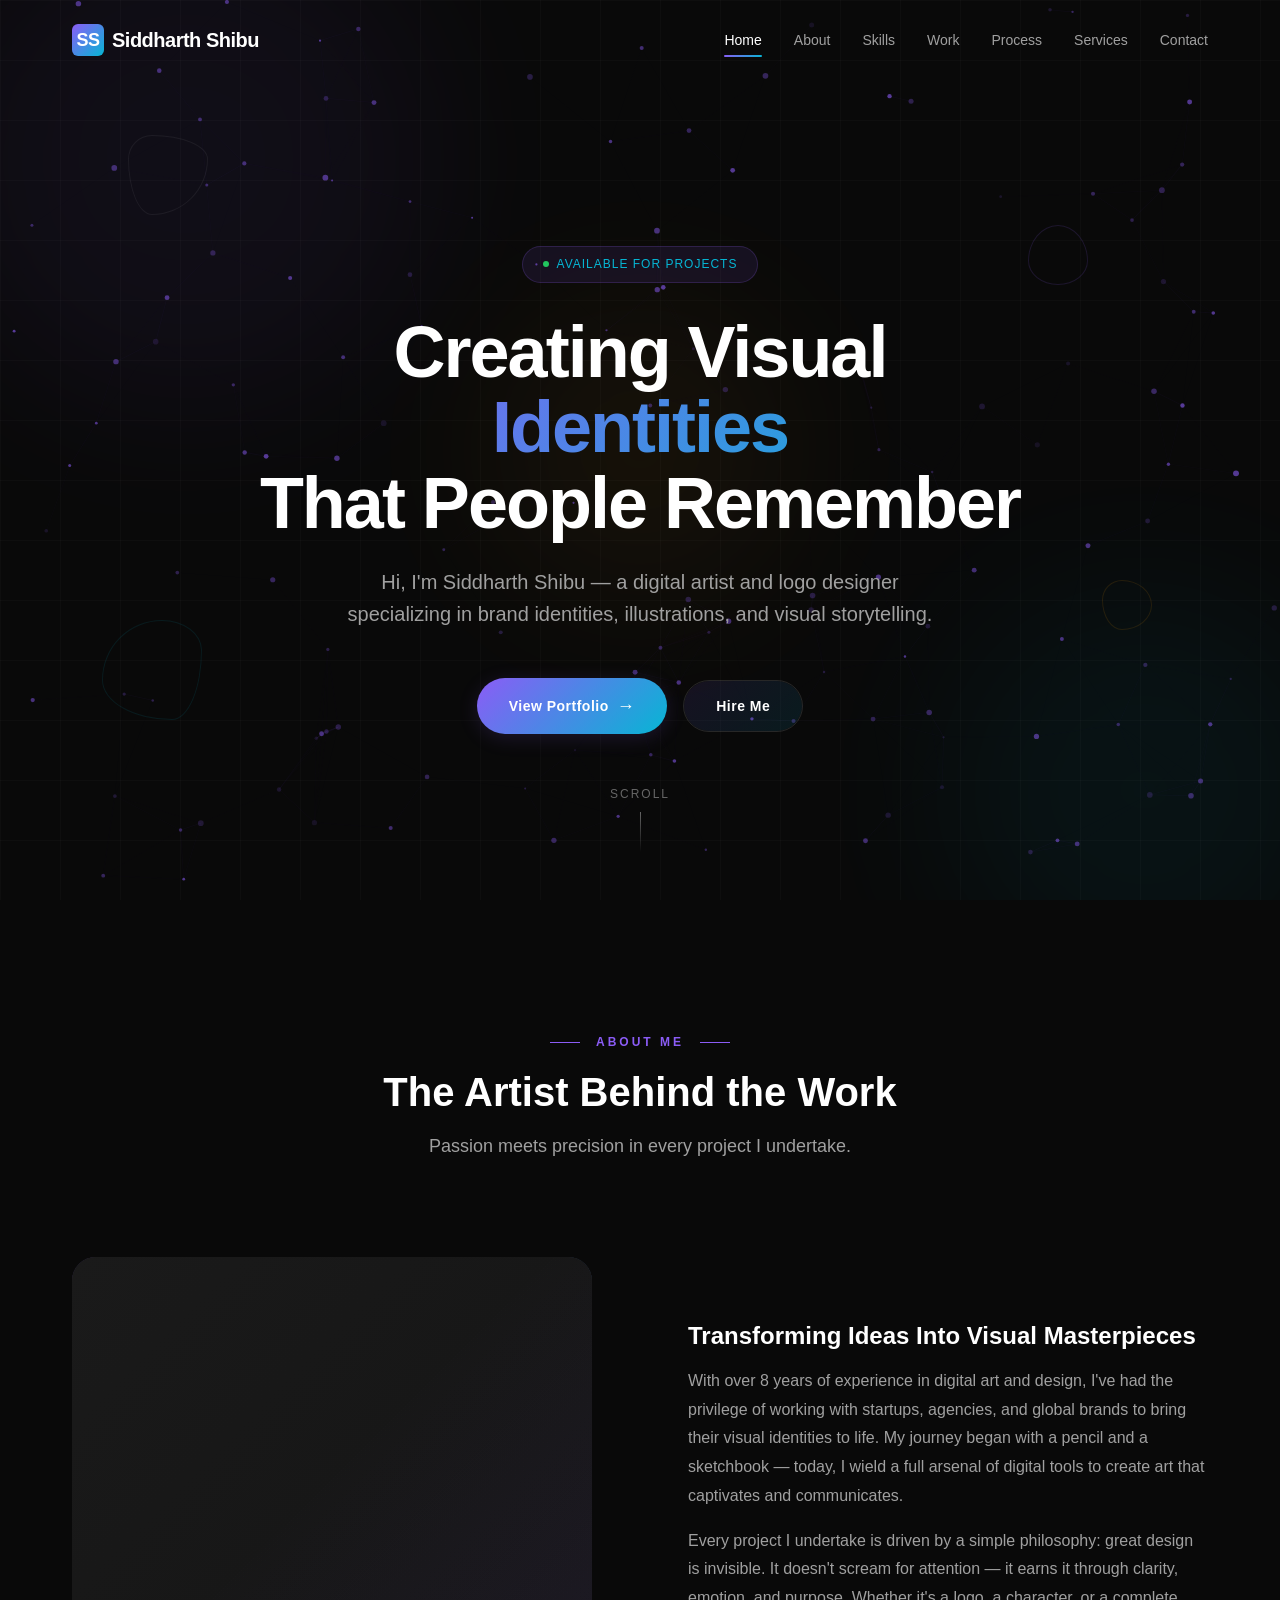
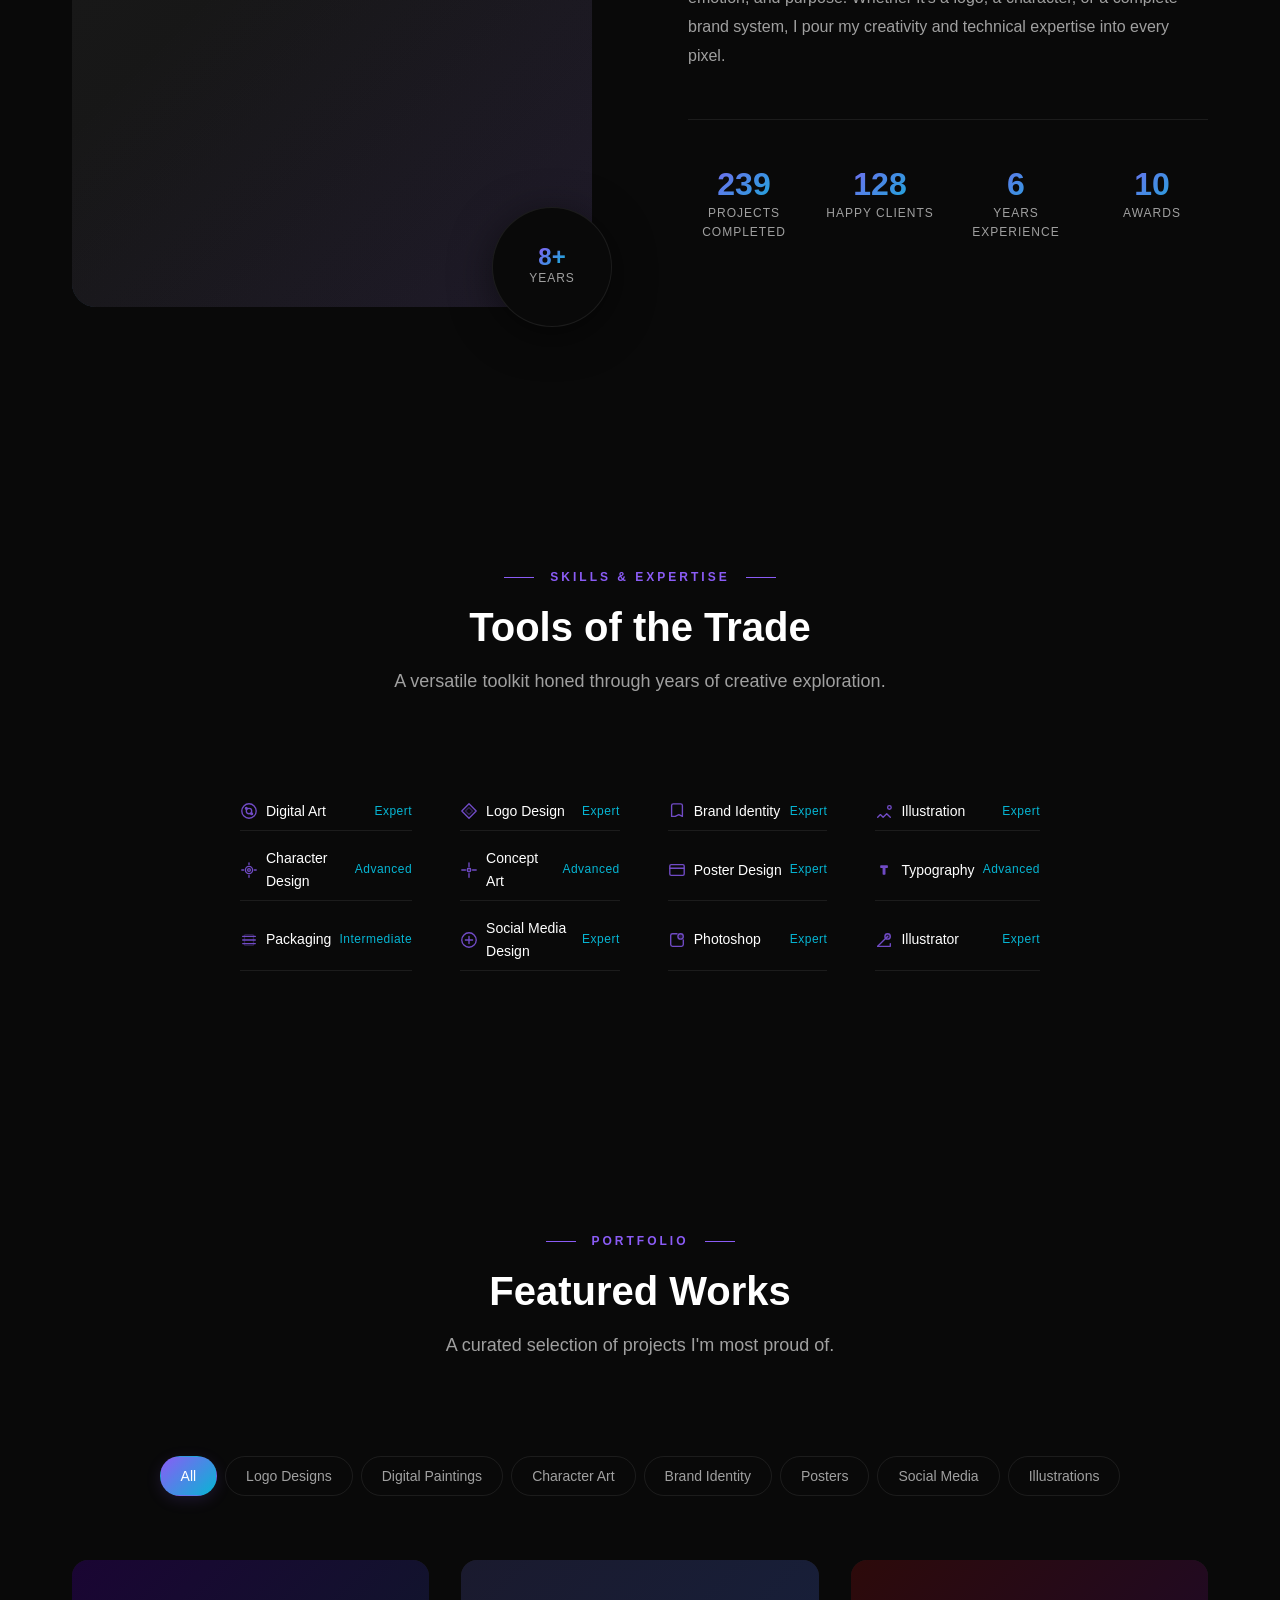
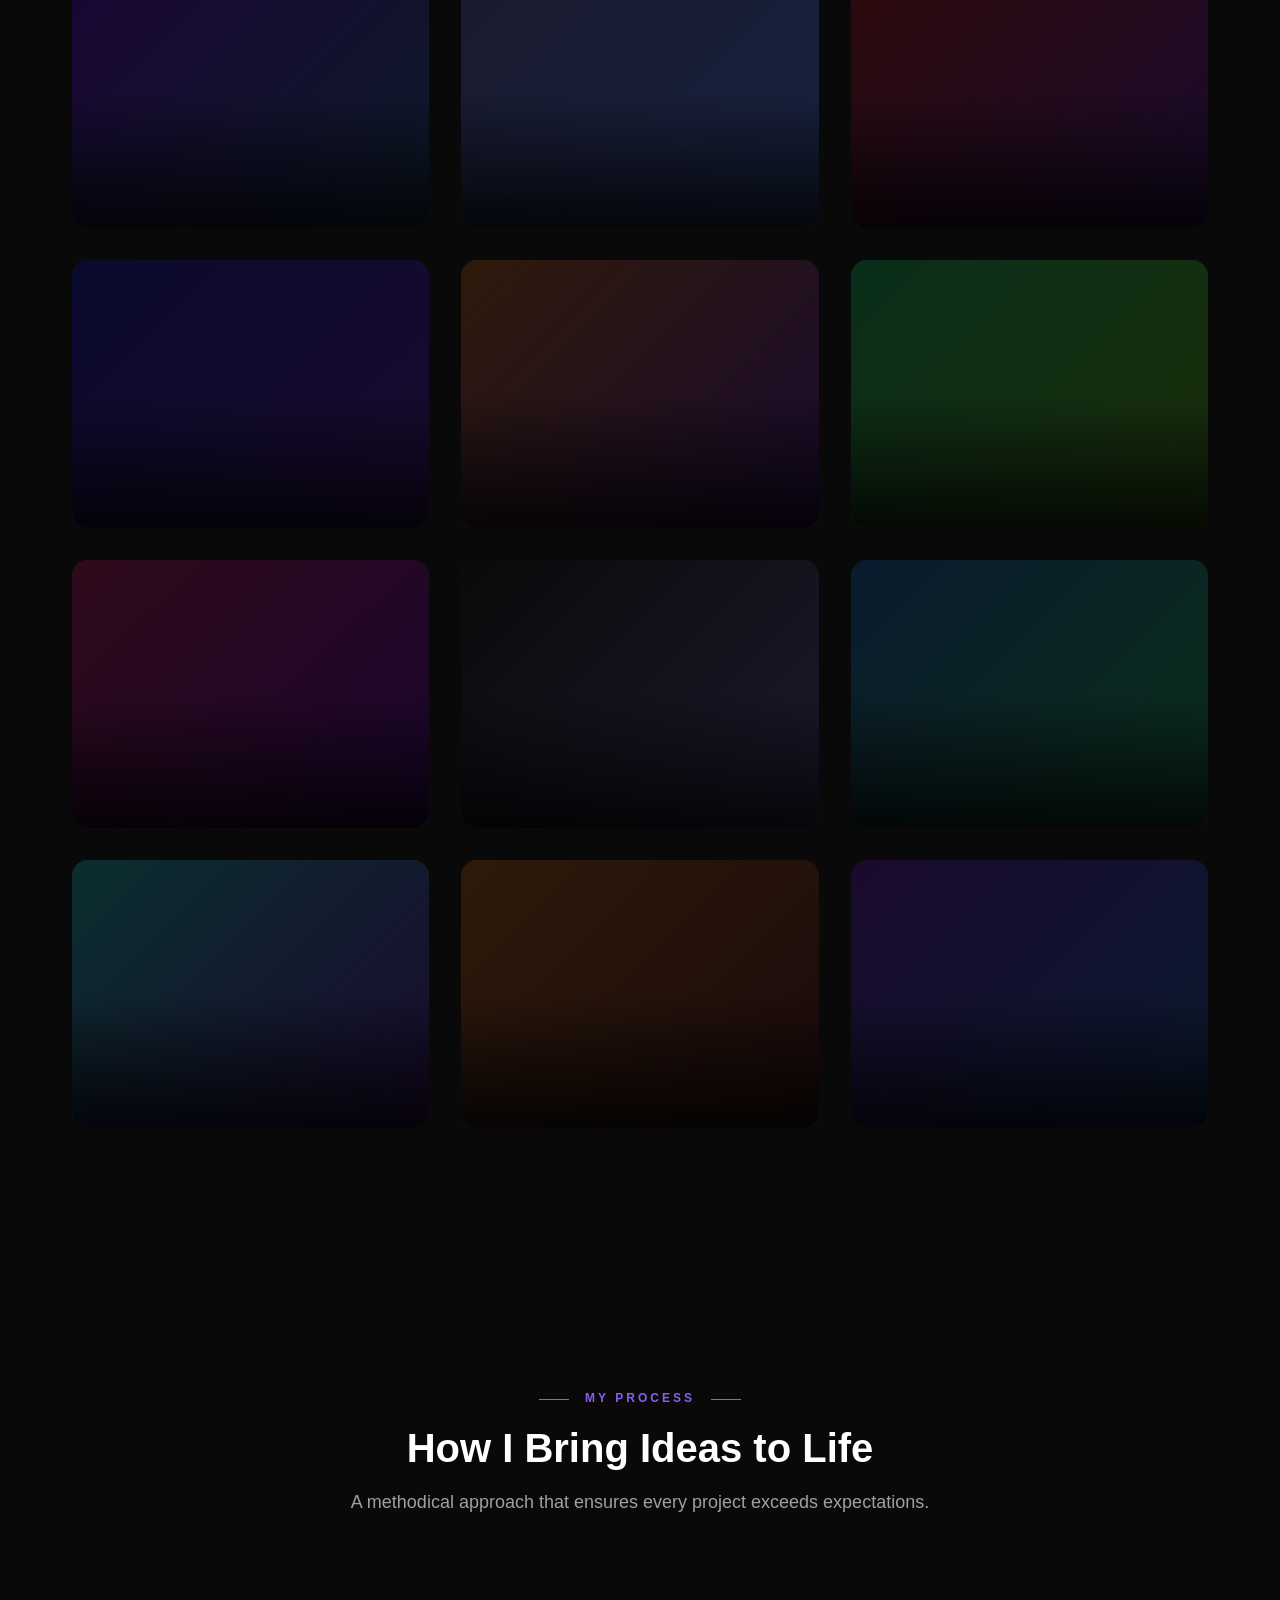
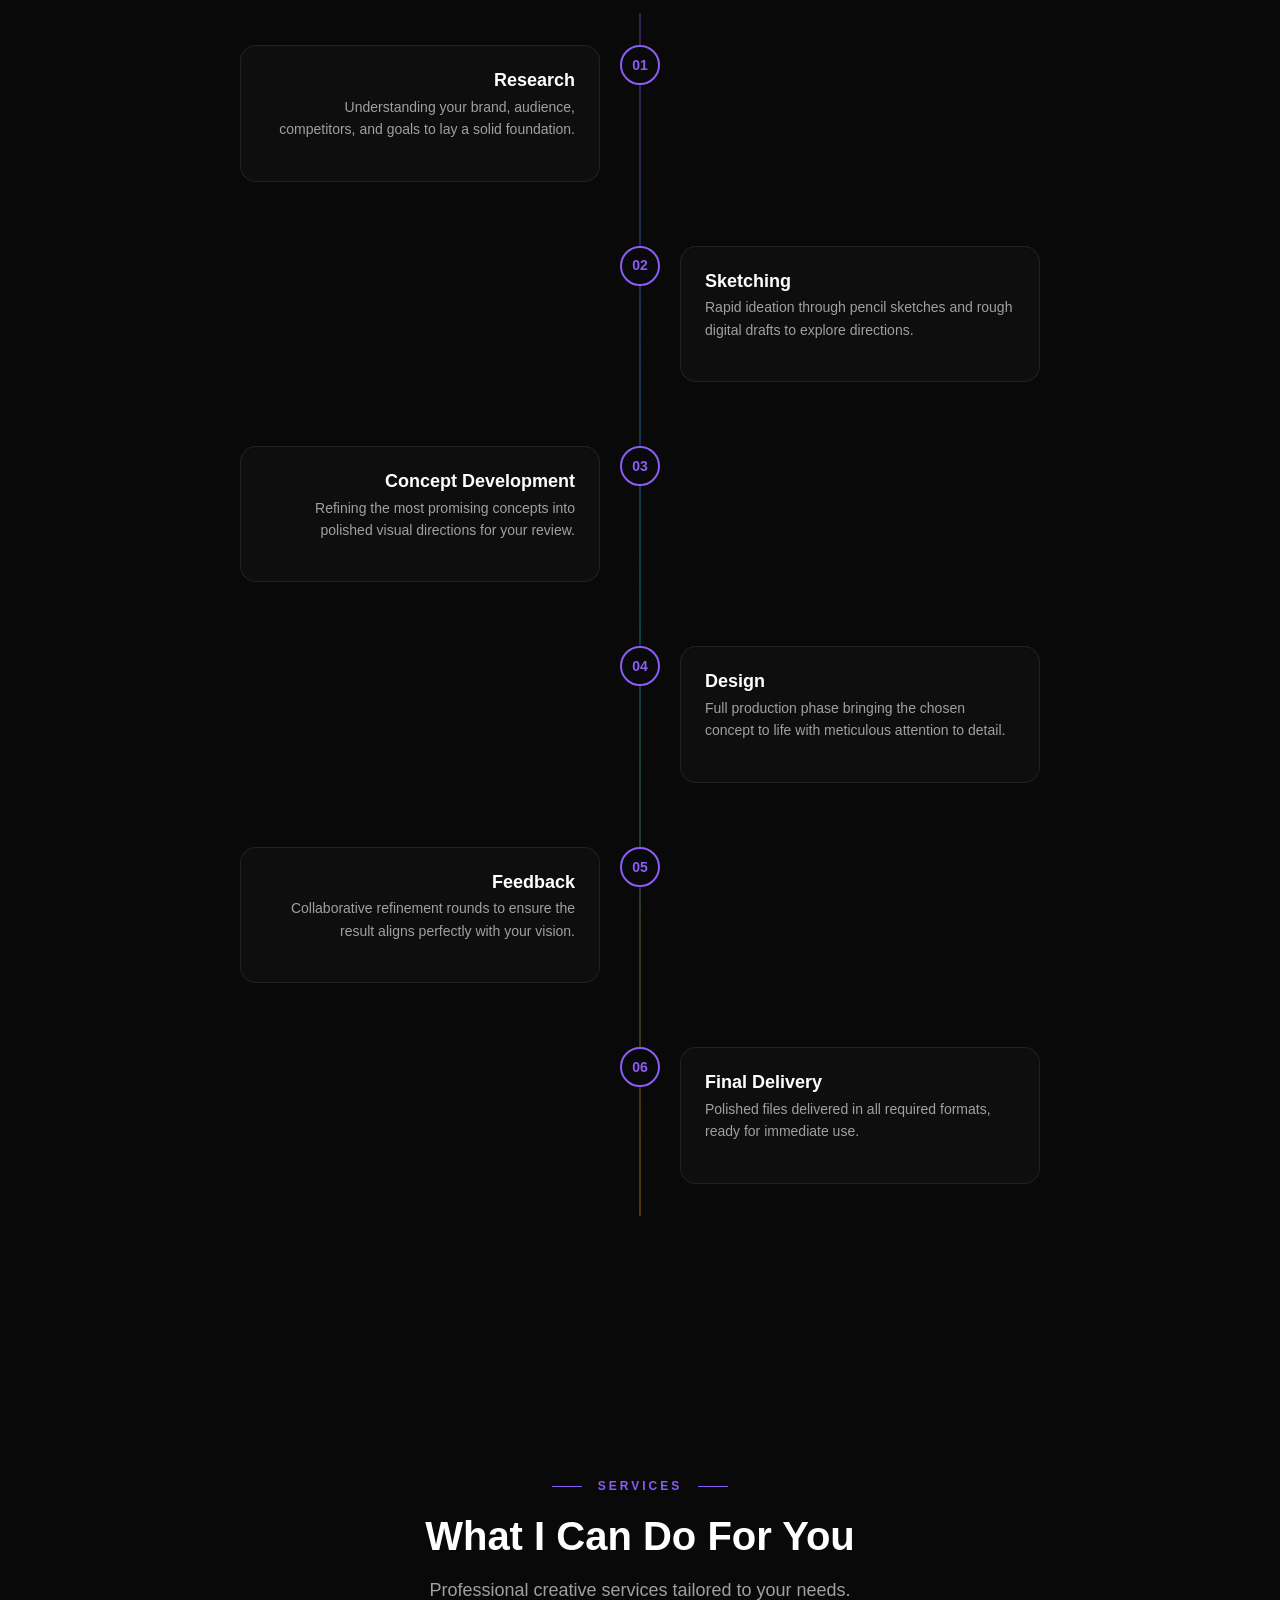
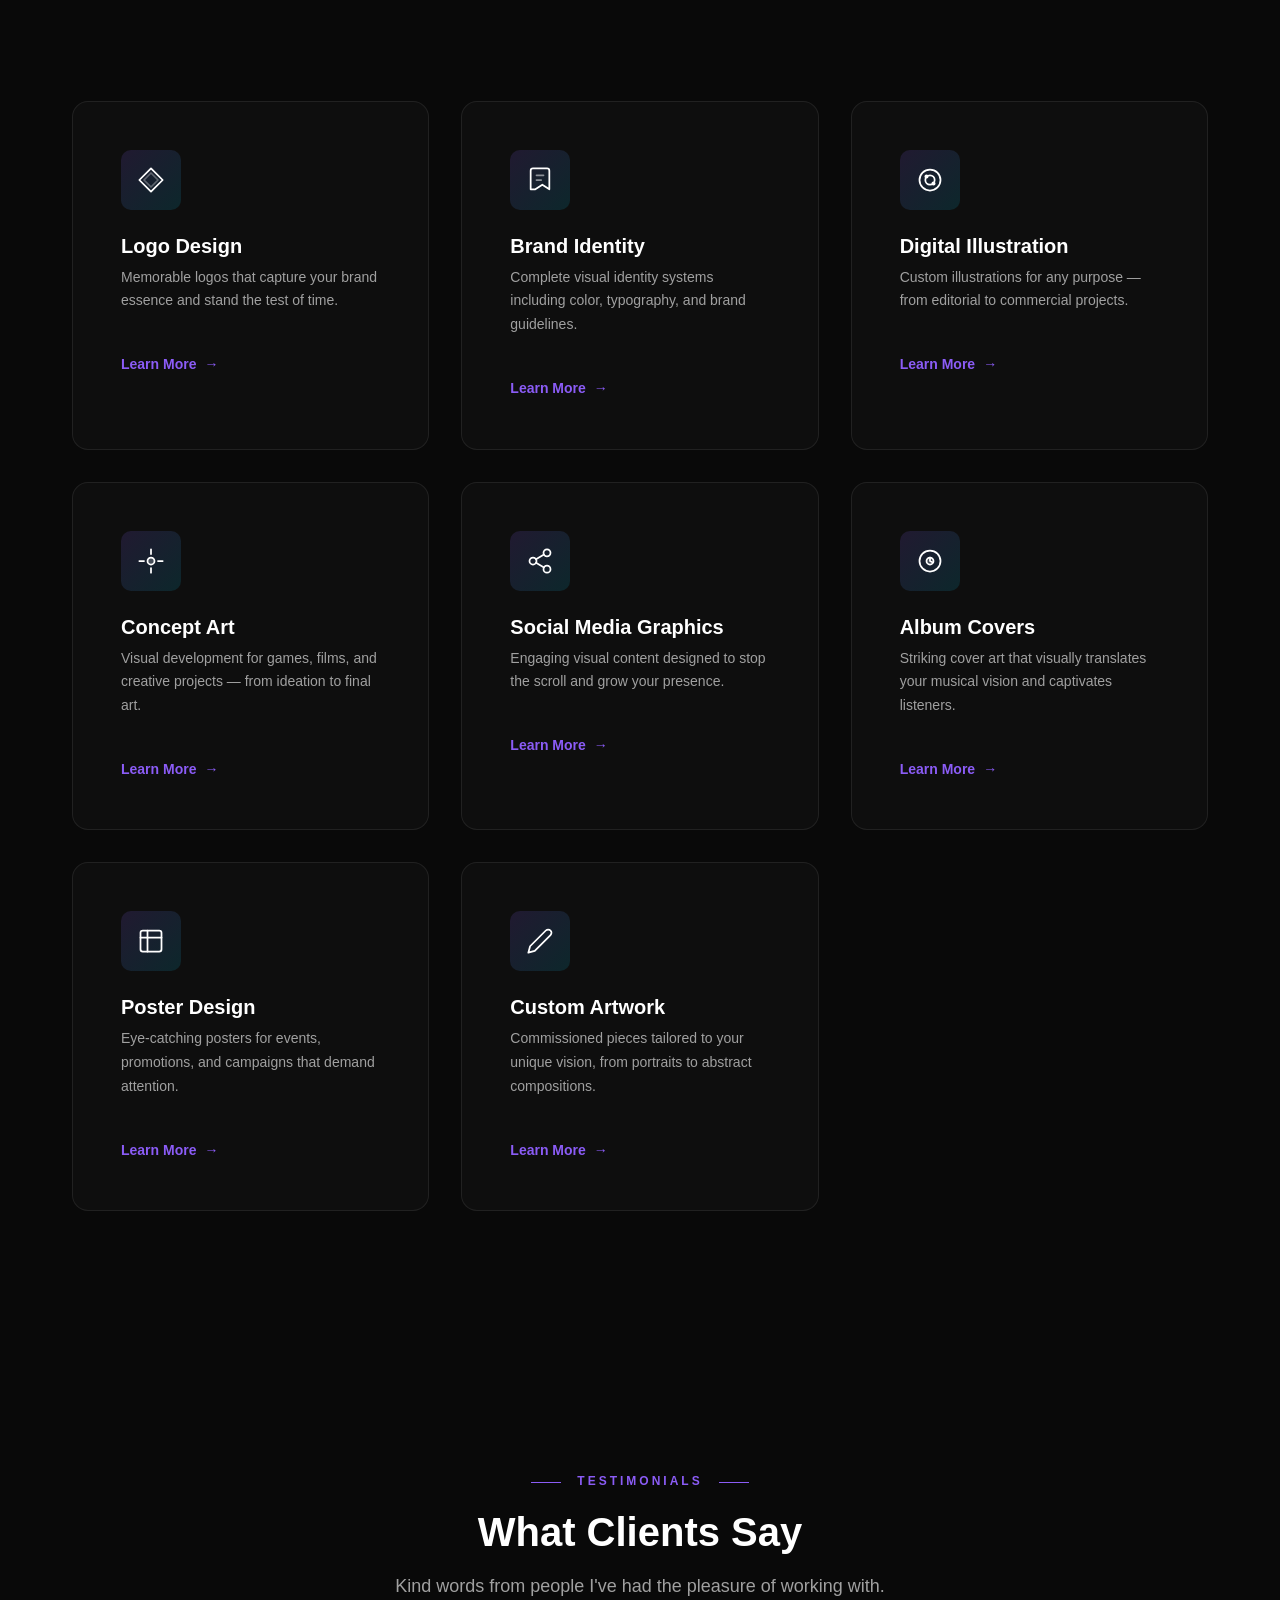
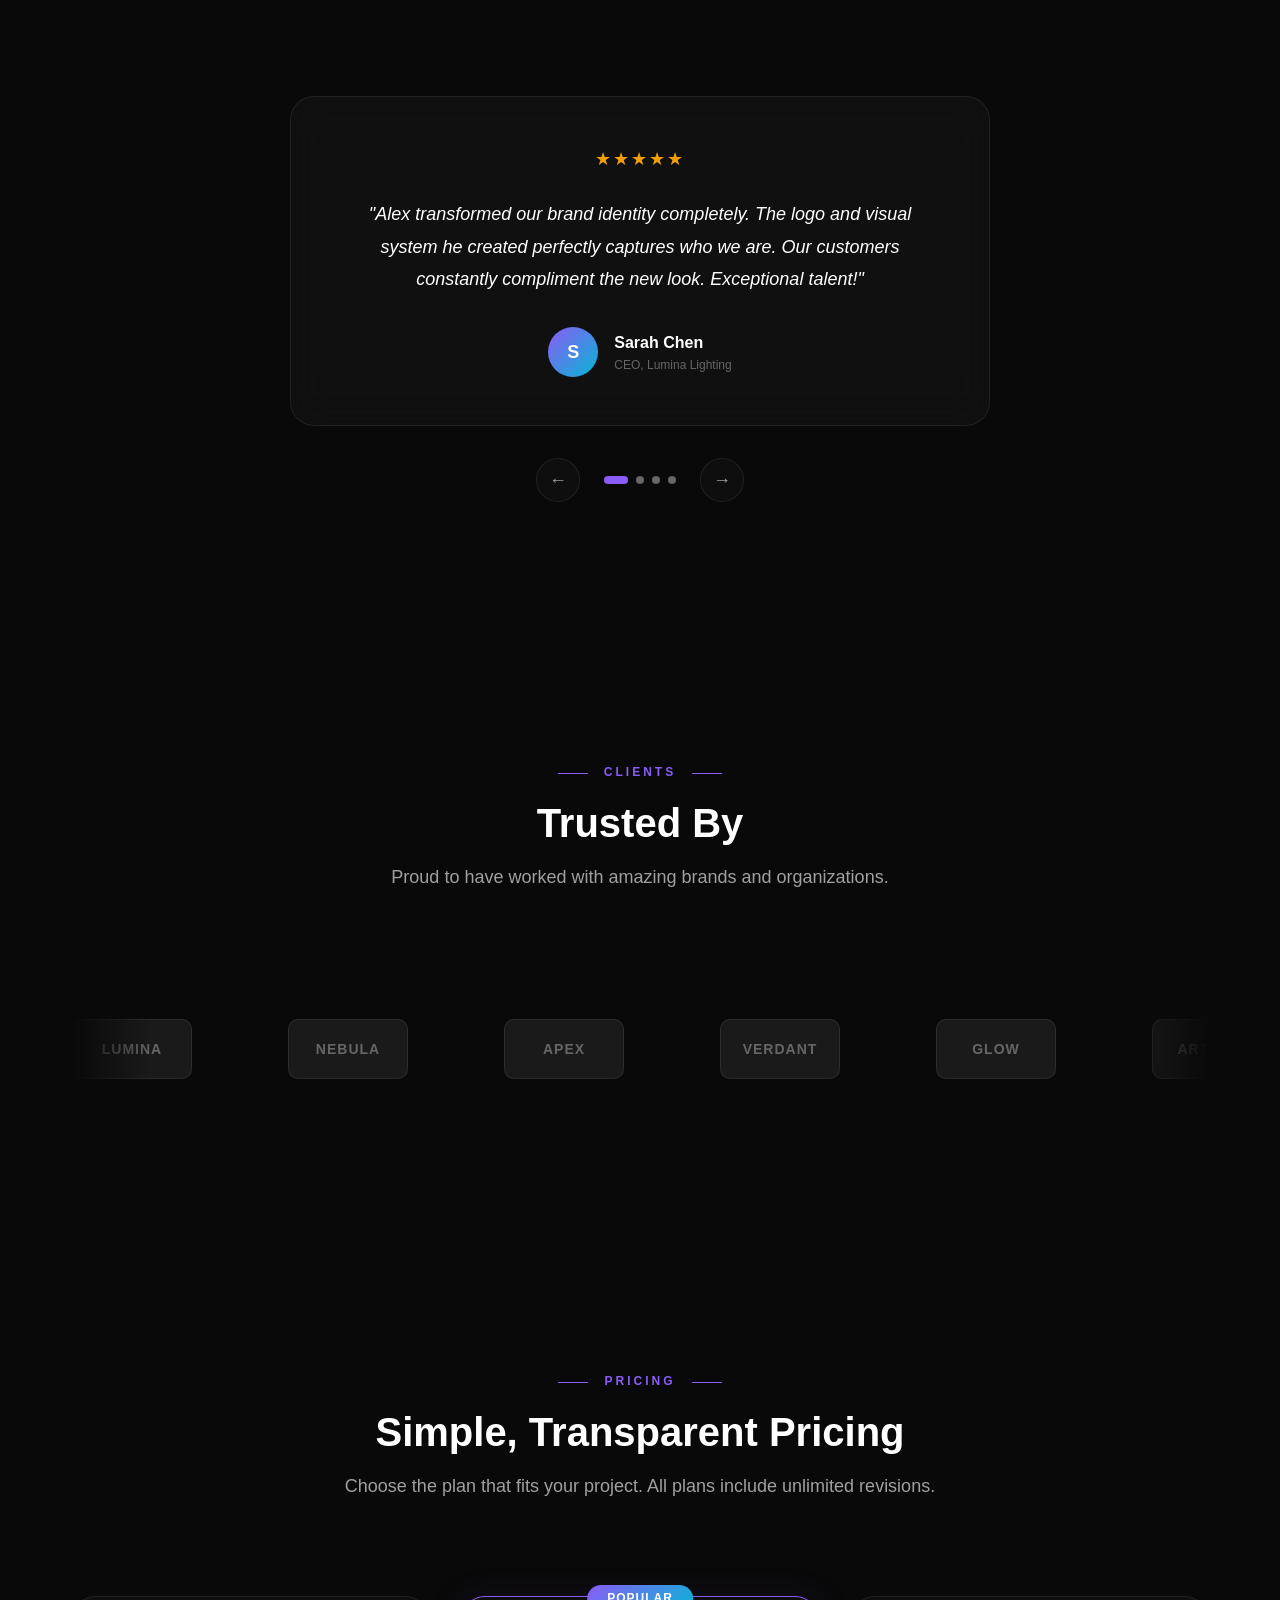
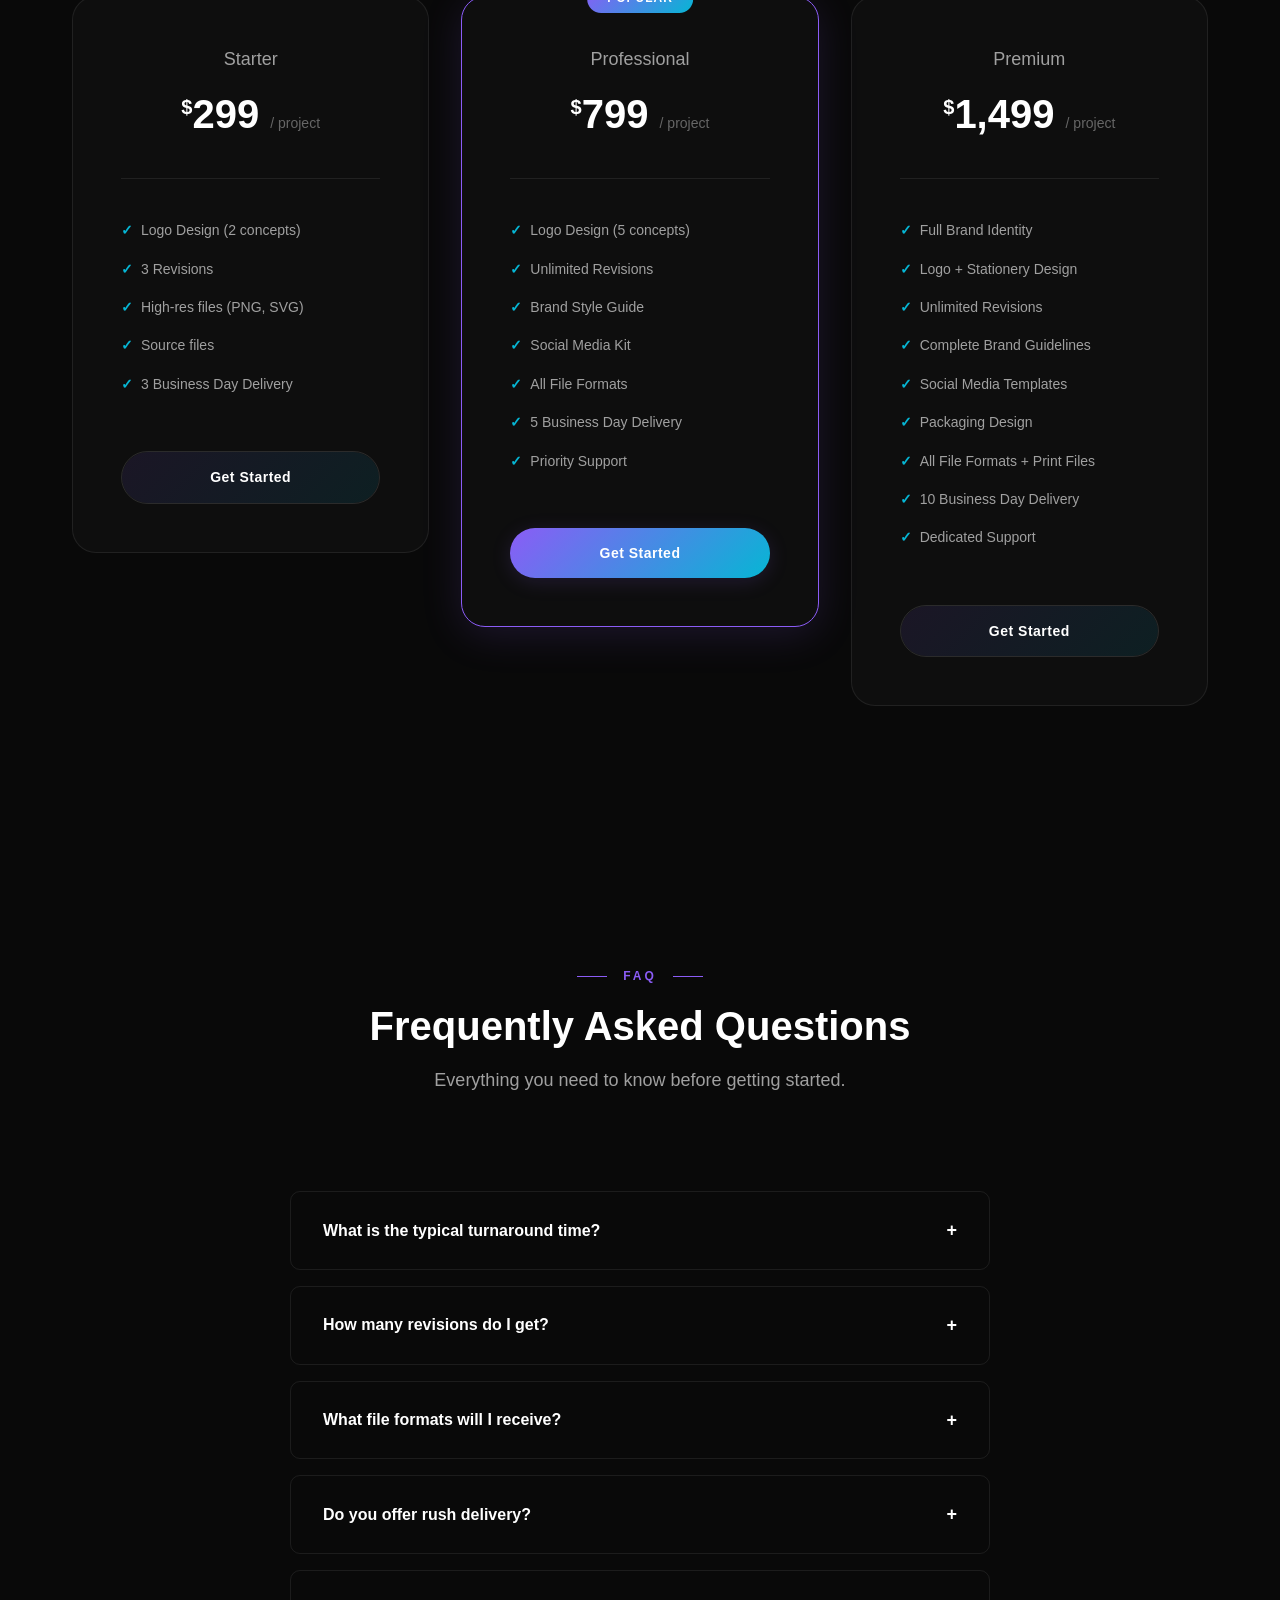
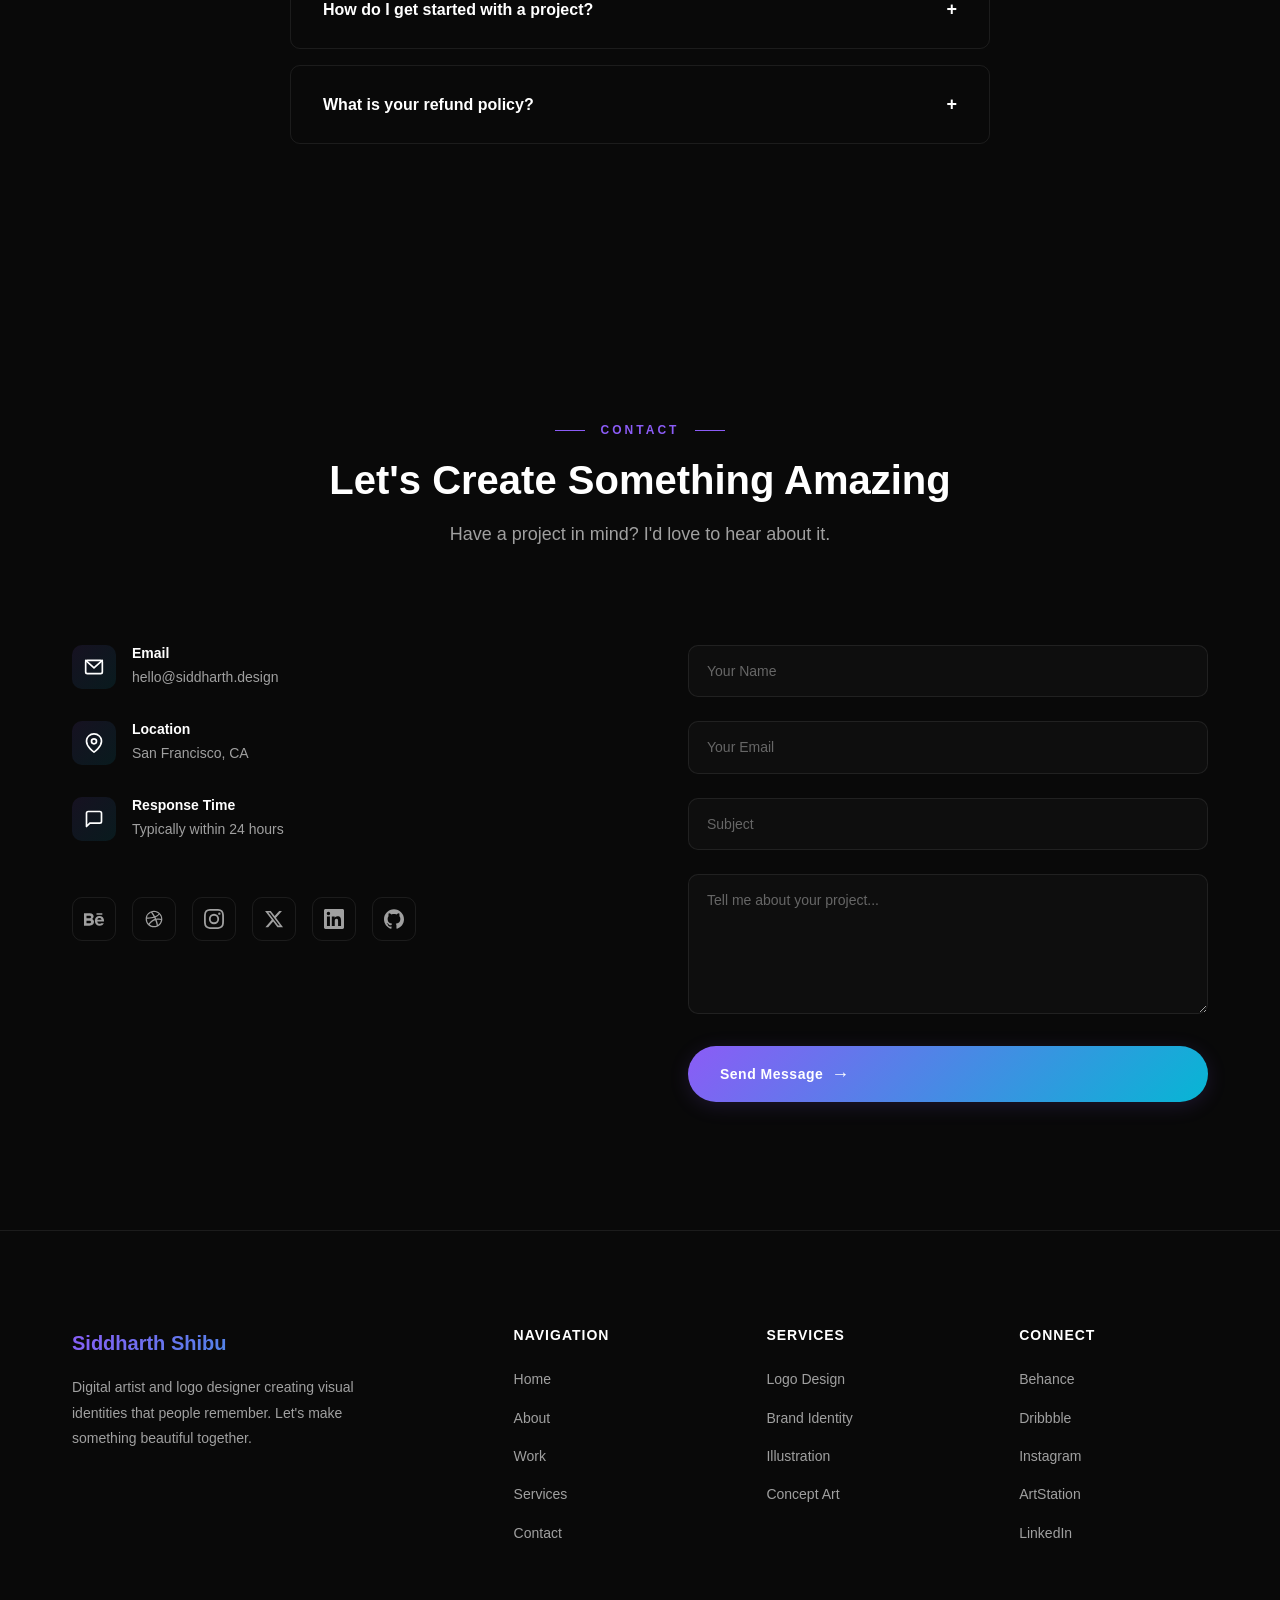
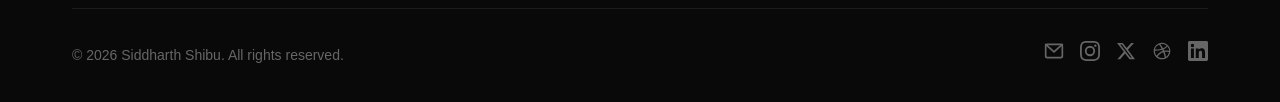
<file: index.html>
<!doctype html>
<html lang="en">
    <head>
        <!-- Meta -->
        <meta charset="UTF-8" />
        <meta name="viewport" content="width=device-width, initial-scale=1.0" />
        <meta
            name="description"
            content="Premium digital art and logo design portfolio. Professional logo designer and digital artist creating visual identities that people remember."
        />
        <meta
            name="keywords"
            content="digital artist, logo designer, brand identity, illustration, character design, graphic design, portfolio"
        />
        <meta name="author" content="Siddharth Shibu" />
        <meta name="robots" content="index, follow" />

        <!-- Open Graph -->
        <meta property="og:title"
            content="Siddharth Shibu — Digital Artist & Logo Designer"
        />
        <meta
            property="og:description"
            content="Creating visual identities that people remember. Premium digital art and logo design portfolio."
        />
        <meta property="og:type" content="website" />
        <meta property="og:url" content="https://siddharth.design" />
        <meta
            property="og:image"
            content="https://siddharth.design/assets/images/og-image.jpg"
        />
        <meta property="og:image:width" content="1200" />
        <meta property="og:image:height" content="630" />
        <meta property="og:locale" content="en_US" />
        <meta property="og:site_name" content="Siddharth Shibu — Digital Artist & Logo Designer" />

        <!-- Twitter Card -->
        <meta name="twitter:card" content="summary_large_image" />
        <meta name="twitter:site" content="@siddharthshibu" />
        <meta name="twitter:creator" content="@siddharthshibu" />
        <meta
            name="twitter:title"
            content="Siddharth Shibu — Digital Artist & Logo Designer"
        />
        <meta
            name="twitter:description"
            content="Creating visual identities that people remember. Premium digital art and logo design portfolio."
        />
        <meta
            name="twitter:image"
            content="https://siddharth.design/assets/images/og-image.jpg"
        />

        <!-- Canonical -->
        <link rel="canonical" href="https://siddharth.design" />

        <!-- Additional Meta -->
        <meta name="theme-color" content="#090909" />
        <meta name="apple-mobile-web-app-capable" content="yes" />
        <meta name="apple-mobile-web-app-status-bar-style" content="black" />
        <meta name="apple-mobile-web-app-title" content="Siddharth Shibu" />
        <meta name="format-detection" content="telephone=no" />
        <meta name="geo.region" content="US-CA" />
        <meta name="geo.placename" content="San Francisco" />
        <meta name="msapplication-TileColor" content="#090909" />

        <!-- Favicon -->
        <link rel="icon" type="image/svg+xml" href="assets/icons/favicon.svg" />
        <link rel="apple-touch-icon" sizes="180x180" href="assets/icons/apple-touch-icon.png" />
        <link rel="mask-icon" href="assets/icons/favicon.svg" color="#8B5CF6" />

        <!-- Preload -->
        <link rel="preload" href="css/style.css" as="style" />
        <link rel="preload" href="js/main.js" as="script" />

        <!-- Styles -->
        <link rel="stylesheet" href="css/style.css" />
        <link rel="stylesheet" href="css/animations.css" />
        <link rel="stylesheet" href="css/responsive.css" />

        <!-- JSON-LD Structured Data -->
        <script type="application/ld+json">
            {
                "@context": "https://schema.org",
                "@type": "Person",
                "name": "Siddharth Shibu",
                "givenName": "Siddharth",
                "familyName": "Shibu",
                "alternateName": "Siddharth",
                "honorificPrefix": "Professional Digital Artist",
                "jobTitle": "Digital Artist & Logo Designer",
                "description": "Professional digital artist and logo designer specializing in brand identities, logo design, illustration, and visual storytelling. Creating visual identities that people remember.",
                "url": "https://siddharth.design",
                "image": "https://siddharth.design/assets/images/profile.jpg",
                "telephone": "+1-555-000-0000",
                "email": "hello@siddharth.design",
                "address": {
                    "@type": "PostalAddress",
                    "addressLocality": "San Francisco",
                    "addressRegion": "CA",
                    "addressCountry": "US"
                },
                "priceRange": "$$$",
                "sameAs": [
                    "https://instagram.com/siddharthshibu",
                    "https://twitter.com/siddharthshibu",
                    "https://linkedin.com/in/siddharthshibu",
                    "https://dribbble.com/siddharthshibu",
                    "https://behance.net/siddharthshibu"
                ],
                "knowsAbout": [
                    "Digital Art",
                    "Logo Design",
                    "Brand Identity",
                    "Illustration",
                    "Character Design",
                    "Concept Art",
                    "Typography",
                    "Poster Design",
                    "Packaging Design",
                    "Social Media Design",
                    "Adobe Photoshop",
                    "Adobe Illustrator",
                    "Figma",
                    "Procreate"
                ],
                "knowsLanguage": ["English", "Malayalam", "Hindi"],
                "worksFor": {
                    "@type": "Organization",
                    "name": "Siddharth Studio"
                },
                "mainEntityOfPage": {
                    "@type": "WebSite",
                    "@id": "https://siddharth.design",
                    "name": "Siddharth Shibu — Digital Artist & Logo Designer",
                    "description": "Premium digital art and logo design portfolio. Professional logo designer and digital artist.",
                    "url": "https://siddharth.design",
                    "inLanguage": "en-US",
                    "publisher": {
                        "@type": "Person",
                        "name": "Siddharth Shibu"
                    }
                }
            }
        </script>

        <!-- BreadcrumbList Structured Data -->
        <script type="application/ld+json">
            {
                "@context": "https://schema.org",
                "@type": "BreadcrumbList",
                "itemListElement": [
                    {
                        "@type": "ListItem",
                        "position": 1,
                        "name": "Home",
                        "item": "https://siddharth.design/#hero"
                    },
                    {
                        "@type": "ListItem",
                        "position": 2,
                        "name": "About",
                        "item": "https://siddharth.design/#about"
                    },
                    {
                        "@type": "ListItem",
                        "position": 3,
                        "name": "Portfolio",
                        "item": "https://siddharth.design/#portfolio"
                    },
                    {
                        "@type": "ListItem",
                        "position": 4,
                        "name": "Services",
                        "item": "https://siddharth.design/#services"
                    },
                    {
                        "@type": "ListItem",
                        "position": 5,
                        "name": "Contact",
                        "item": "https://siddharth.design/#contact"
                    }
                ]
            }
        </script>

        <title>Siddharth Shibu — Digital Artist & Logo Designer</title>
    </head>
    <body>
        <!-- SVG Filters (for skill rings) -->
        <svg class="svg-filters" aria-hidden="true">
            <defs>
                <linearGradient
                    id="ring-gradient"
                    x1="0%"
                    y1="0%"
                    x2="100%"
                    y2="0%"
                >
                    <stop offset="0%" stop-color="#8B5CF6" />
                    <stop offset="100%" stop-color="#06B6D4" />
                </linearGradient>
            </defs>
        </svg>

        <!-- Loading Screen -->
        <div
            id="loading-screen"
            class="loading-screen"
            role="status"
            aria-label="Loading"
        >
            <div class="loading-logo text-gradient">Hi! I am Siddharth Shibu</div>
            <div class="loading-bar">
                <div class="loading-bar-fill"></div>
            </div>
            <span class="loading-progress-text">0%</span>
        </div>

        <!-- Scroll Progress Indicator -->
        <div
            id="scroll-progress"
            class="scroll-progress"
            role="progressbar"
            aria-valuenow="0"
            aria-valuemin="0"
            aria-valuemax="100"
        ></div>

        <!-- Navbar -->
        <header id="navbar" class="navbar" role="banner">
            <div class="container">
                <a
                    href="#hero"
                    class="navbar-brand"
                    aria-label="Siddharth Shibu - Home"
                >
                    <span class="brand-icon" aria-hidden="true">SS</span>
                    <span>Siddharth Shibu</span>
                </a>

                <nav
                    id="navbar-links"
                    class="navbar-links"
                    role="navigation"
                    aria-label="Main navigation"
                >
                    <a href="#hero" class="active">Home</a>
                    <a href="#about">About</a>
                    <a href="#skills">Skills</a>
                    <a href="#portfolio">Work</a>
                    <a href="#process">Process</a>
                    <a href="#services">Services</a>
                    <a href="#contact">Contact</a>
                </nav>

                <button
                    id="hamburger"
                    class="hamburger"
                    aria-label="Toggle navigation menu"
                    aria-expanded="false"
                >
                    <span></span>
                    <span></span>
                    <span></span>
                </button>
            </div>
        </header>

        <!-- ===== 1. HERO ===== -->
        <section id="hero" class="hero" aria-label="Hero introduction">
            <div class="hero-bg">
                <div class="hero-orb" aria-hidden="true"></div>
                <div class="hero-orb" aria-hidden="true"></div>
                <div class="hero-orb" aria-hidden="true"></div>
                <div class="hero-grid" aria-hidden="true"></div>
                <div
                    id="particles-canvas"
                    class="hero-shapes"
                    aria-hidden="true"
                >
                    <div
                        class="hero-shape hero-shape-1"
                        data-parallax="0.15"
                        aria-hidden="true"
                    ></div>
                    <div
                        class="hero-shape hero-shape-2"
                        data-parallax="0.2"
                        aria-hidden="true"
                    ></div>
                    <div
                        class="hero-shape hero-shape-3"
                        data-parallax="0.1"
                        aria-hidden="true"
                    ></div>
                    <div
                        class="hero-shape hero-shape-4"
                        data-parallax="0.25"
                        aria-hidden="true"
                    ></div>
                </div>
            </div>

            <div class="hero-content">
                <div class="hero-badge">
                    <span class="hero-badge-dot" aria-hidden="true"></span>
                    Available for Projects
                </div>

                <h1 class="hero-title">
                    <span class="line">Creating Visual</span>
                    <span class="line line-highlight">Identities</span>
                    <span class="line">That People Remember</span>
                </h1>

                <p class="hero-subtitle">
                    Hi, I'm Siddharth Shibu — a digital artist and logo designer
                    specializing in brand identities, illustrations, and visual
                    storytelling.
                </p>

                <div class="hero-buttons">
                    <a href="#portfolio" class="btn btn-primary ripple-btn">
                        View Portfolio
                        <span class="btn-icon arrow" aria-hidden="true">→</span>
                    </a>
                    <a href="#contact" class="btn btn-outline ripple-btn">
                        Hire Me
                    </a>
                </div>
            </div>

            <div class="hero-scroll" aria-hidden="true">
                <span>Scroll</span>
                <div class="scroll-line"></div>
            </div>
        </section>

        <!-- ===== 2. ABOUT ===== -->
        <section id="about" class="section" aria-labelledby="about-title">
            <div class="container">
                <div class="section-header reveal">
                    <span class="section-label">About Me</span>
                    <h2 id="about-title" class="section-title">
                        The Artist Behind&nbsp;the&nbsp;Work
                    </h2>
                    <p class="section-subtitle">
                        Passion meets precision in every project I undertake.
                    </p>
                </div>

                <div class="about-grid">
                    <div class="about-image-wrapper reveal-left">
                        <div class="about-image-frame">
                            <div
                                class="about-image-placeholder"
                                aria-label="Artist portrait placeholder"
                            ></div>
                        </div>
                        <div class="about-experience-badge">
                            <span class="number">8+</span>
                            <span class="label">Years</span>
                        </div>
                    </div>

                    <div class="about-content reveal-right">
                        <h3>
                            Transforming Ideas Into Visual&nbsp;Masterpieces
                        </h3>
                        <p>
                            With over 8 years of experience in digital art and
                            design, I've had the privilege of working with
                            startups, agencies, and global brands to bring their
                            visual identities to life. My journey began with a
                            pencil and a sketchbook — today, I wield a full
                            arsenal of digital tools to create art that
                            captivates and communicates.
                        </p>
                        <p>
                            Every project I undertake is driven by a simple
                            philosophy: great design is invisible. It doesn't
                            scream for attention — it earns it through clarity,
                            emotion, and purpose. Whether it's a logo, a
                            character, or a complete brand system, I pour my
                            creativity and technical expertise into every pixel.
                        </p>

                        <div class="about-stats">
                            <div class="stat-item">
                                <div class="stat-number" data-target="280">
                                    0
                                </div>
                                <div class="stat-label">Projects Completed</div>
                            </div>
                            <div class="stat-item">
                                <div class="stat-number" data-target="150">
                                    0
                                </div>
                                <div class="stat-label">Happy Clients</div>
                            </div>
                            <div class="stat-item">
                                <div class="stat-number" data-target="8">0</div>
                                <div class="stat-label">Years Experience</div>
                            </div>
                            <div class="stat-item">
                                <div class="stat-number" data-target="12">
                                    0
                                </div>
                                <div class="stat-label">Awards</div>
                            </div>
                        </div>
                    </div>
                </div>
            </div>
        </section>

        <!-- ===== 3. SKILLS ===== -->
        <section id="skills" class="section" aria-labelledby="skills-title">
            <div class="container">
                <div class="section-header reveal">
                    <span class="section-label">Skills & Expertise</span>
                    <h2 id="skills-title" class="section-title">
                        Tools of the&nbsp;Trade
                    </h2>
                    <p class="section-subtitle">
                        A versatile toolkit honed through years of creative
                        exploration.
                    </p>
                </div>

                <ul class="skills-list reveal-stagger">
                    <li class="skills-list__item">
                        <svg
                            class="skills-list__icon"
                            viewBox="0 0 20 20"
                            fill="none"
                            stroke="currentColor"
                            stroke-width="1.5"
                            stroke-linecap="round"
                            stroke-linejoin="round"
                            aria-hidden="true"
                        >
                            <circle cx="10" cy="10" r="8" />
                            <circle cx="10" cy="10" r="3" />
                            <circle cx="7" cy="7" r="1" fill="currentColor" />
                            <circle cx="13" cy="13" r="1" fill="currentColor" />
                        </svg>
                        <span class="skills-list__name">Digital Art</span>
                        <span class="skills-list__level">Expert</span>
                    </li>
                    <li class="skills-list__item">
                        <svg
                            class="skills-list__icon"
                            viewBox="0 0 20 20"
                            fill="none"
                            stroke="currentColor"
                            stroke-width="1.5"
                            stroke-linecap="round"
                            stroke-linejoin="round"
                            aria-hidden="true"
                        >
                            <path d="M10 2L18 10 10 18 2 10z" />
                            <path
                                d="M10 6L14 10 10 14 6 10z"
                                stroke-opacity="0.4"
                            />
                        </svg>
                        <span class="skills-list__name">Logo Design</span>
                        <span class="skills-list__level">Expert</span>
                    </li>
                    <li class="skills-list__item">
                        <svg
                            class="skills-list__icon"
                            viewBox="0 0 20 20"
                            fill="none"
                            stroke="currentColor"
                            stroke-width="1.5"
                            stroke-linecap="round"
                            stroke-linejoin="round"
                            aria-hidden="true"
                        >
                            <path
                                d="M4 16V4a2 2 0 012-2h8a2 2 0 012 2v12l-4-2-4 2z"
                            />
                        </svg>
                        <span class="skills-list__name">Brand Identity</span>
                        <span class="skills-list__level">Expert</span>
                    </li>
                    <li class="skills-list__item">
                        <svg
                            class="skills-list__icon"
                            viewBox="0 0 20 20"
                            fill="none"
                            stroke="currentColor"
                            stroke-width="1.5"
                            stroke-linecap="round"
                            stroke-linejoin="round"
                            aria-hidden="true"
                        >
                            <path d="M3 17l3-3 3 3 4-4 4 4" />
                            <path d="M14 6a2 2 0 114 0 2 2 0 01-4 0z" />
                        </svg>
                        <span class="skills-list__name">Illustration</span>
                        <span class="skills-list__level">Expert</span>
                    </li>
                    <li class="skills-list__item">
                        <svg
                            class="skills-list__icon"
                            viewBox="0 0 20 20"
                            fill="none"
                            stroke="currentColor"
                            stroke-width="1.5"
                            stroke-linecap="round"
                            stroke-linejoin="round"
                            aria-hidden="true"
                        >
                            <path d="M10 2v2m0 12v2m-8-8h2m12 0h2" />
                            <circle cx="10" cy="10" r="4" />
                            <circle cx="10" cy="10" r="1.5" />
                        </svg>
                        <span class="skills-list__name">Character Design</span>
                        <span class="skills-list__level">Advanced</span>
                    </li>
                    <li class="skills-list__item">
                        <svg
                            class="skills-list__icon"
                            viewBox="0 0 20 20"
                            fill="none"
                            stroke="currentColor"
                            stroke-width="1.5"
                            stroke-linecap="round"
                            stroke-linejoin="round"
                            aria-hidden="true"
                        >
                            <path d="M10 2v4m0 8v4M2 10h4m8 0h4" />
                            <circle
                                cx="10"
                                cy="10"
                                r="2"
                                fill="currentColor"
                                fill-opacity="0.3"
                            />
                        </svg>
                        <span class="skills-list__name">Concept Art</span>
                        <span class="skills-list__level">Advanced</span>
                    </li>
                    <li class="skills-list__item">
                        <svg
                            class="skills-list__icon"
                            viewBox="0 0 20 20"
                            fill="none"
                            stroke="currentColor"
                            stroke-width="1.5"
                            stroke-linecap="round"
                            stroke-linejoin="round"
                            aria-hidden="true"
                        >
                            <rect x="2" y="4" width="16" height="12" rx="1.5" />
                            <path d="M2 8h16" />
                        </svg>
                        <span class="skills-list__name">Poster Design</span>
                        <span class="skills-list__level">Expert</span>
                    </li>
                    <li class="skills-list__item">
                        <svg
                            class="skills-list__icon"
                            viewBox="0 0 20 20"
                            fill="none"
                            stroke="currentColor"
                            stroke-width="1.5"
                            stroke-linecap="round"
                            stroke-linejoin="round"
                            aria-hidden="true"
                        >
                            <text
                                x="10"
                                y="14"
                                text-anchor="middle"
                                font-size="12"
                                font-weight="700"
                                fill="currentColor"
                            >
                                T
                            </text>
                        </svg>
                        <span class="skills-list__name">Typography</span>
                        <span class="skills-list__level">Advanced</span>
                    </li>
                    <li class="skills-list__item">
                        <svg
                            class="skills-list__icon"
                            viewBox="0 0 20 20"
                            fill="none"
                            stroke="currentColor"
                            stroke-width="1.5"
                            stroke-linecap="round"
                            stroke-linejoin="round"
                            aria-hidden="true"
                        >
                            <path d="M3 6h14M3 10h14M3 14h14" />
                            <rect
                                x="5"
                                y="4"
                                width="10"
                                height="12"
                                rx="1"
                                stroke-opacity="0.3"
                            />
                        </svg>
                        <span class="skills-list__name">Packaging</span>
                        <span class="skills-list__level">Intermediate</span>
                    </li>
                    <li class="skills-list__item">
                        <svg
                            class="skills-list__icon"
                            viewBox="0 0 20 20"
                            fill="none"
                            stroke="currentColor"
                            stroke-width="1.5"
                            stroke-linecap="round"
                            stroke-linejoin="round"
                            aria-hidden="true"
                        >
                            <circle cx="10" cy="10" r="8" />
                            <path d="M10 6v8M6 10h8" />
                        </svg>
                        <span class="skills-list__name"
                            >Social Media Design</span
                        >
                        <span class="skills-list__level">Expert</span>
                    </li>
                    <li class="skills-list__item">
                        <svg
                            class="skills-list__icon"
                            viewBox="0 0 20 20"
                            fill="none"
                            stroke="currentColor"
                            stroke-width="1.5"
                            stroke-linecap="round"
                            stroke-linejoin="round"
                            aria-hidden="true"
                        >
                            <path
                                d="M10 3H5a2 2 0 00-2 2v10a2 2 0 002 2h10a2 2 0 002-2v-5"
                            />
                            <circle
                                cx="14"
                                cy="6"
                                r="3"
                                fill="currentColor"
                                fill-opacity="0.25"
                            />
                        </svg>
                        <span class="skills-list__name">Photoshop</span>
                        <span class="skills-list__level">Expert</span>
                    </li>
                    <li class="skills-list__item">
                        <svg
                            class="skills-list__icon"
                            viewBox="0 0 20 20"
                            fill="none"
                            stroke="currentColor"
                            stroke-width="1.5"
                            stroke-linecap="round"
                            stroke-linejoin="round"
                            aria-hidden="true"
                        >
                            <path d="M3 17l7-7M10 10l4-4" />
                            <circle
                                cx="14"
                                cy="6"
                                r="3"
                                fill="currentColor"
                                fill-opacity="0.25"
                            />
                            <path d="M17 14v3H3" />
                        </svg>
                        <span class="skills-list__name">Illustrator</span>
                        <span class="skills-list__level">Expert</span>
                    </li>
                </ul>
            </div>
        </section>

        <!-- ===== 4. FEATURED WORKS ===== -->
        <section
            id="portfolio"
            class="section"
            aria-labelledby="portfolio-title"
        >
            <div class="container">
                <div class="section-header reveal">
                    <span class="section-label">Portfolio</span>
                    <h2 id="portfolio-title" class="section-title">
                        Featured Works
                    </h2>
                    <p class="section-subtitle">
                        A curated selection of projects I'm most proud of.
                    </p>
                </div>

                <div
                    class="portfolio-filters reveal"
                    role="tablist"
                    aria-label="Filter portfolio by category"
                >
                    <button
                        class="portfolio-filter active"
                        data-filter="all"
                        role="tab"
                        aria-selected="true"
                    >
                        All
                    </button>
                    <button
                        class="portfolio-filter"
                        data-filter="logo-designs"
                        role="tab"
                    >
                        Logo Designs
                    </button>
                    <button
                        class="portfolio-filter"
                        data-filter="digital-paintings"
                        role="tab"
                    >
                        Digital Paintings
                    </button>
                    <button
                        class="portfolio-filter"
                        data-filter="character-art"
                        role="tab"
                    >
                        Character Art
                    </button>
                    <button
                        class="portfolio-filter"
                        data-filter="brand-identity"
                        role="tab"
                    >
                        Brand Identity
                    </button>
                    <button
                        class="portfolio-filter"
                        data-filter="posters"
                        role="tab"
                    >
                        Posters
                    </button>
                    <button
                        class="portfolio-filter"
                        data-filter="social-media"
                        role="tab"
                    >
                        Social Media
                    </button>
                    <button
                        class="portfolio-filter"
                        data-filter="illustrations"
                        role="tab"
                    >
                        Illustrations
                    </button>
                </div>

                <div
                    id="portfolio-grid"
                    class="portfolio-grid"
                    role="tabpanel"
                ></div>

                <div id="no-state" class="no-state">
                    <p>No projects in this category yet. Check back soon!</p>
                </div>
            </div>
        </section>

        <!-- Portfolio Modal -->
        <div
            id="portfolio-modal"
            class="modal-overlay"
            role="dialog"
            aria-modal="true"
            aria-label="Project details"
        >
            <div class="modal-content">
                <button class="modal-close" aria-label="Close modal">✕</button>
                <div class="modal-image-placeholder"></div>
                <div class="modal-body">
                    <span class="modal-category"></span>
                    <h3 class="modal-title"></h3>
                    <p class="modal-description"></p>
                    <div class="modal-meta">
                        <div class="modal-meta-item">
                            <div class="modal-meta-label">Client</div>
                            <div
                                class="modal-meta-value"
                                data-meta="client"
                            ></div>
                        </div>
                        <div class="modal-meta-item">
                            <div class="modal-meta-label">Software</div>
                            <div
                                class="modal-meta-value"
                                data-meta="software"
                            ></div>
                        </div>
                        <div class="modal-meta-item">
                            <div class="modal-meta-label">Completed</div>
                            <div
                                class="modal-meta-value"
                                data-meta="date"
                            ></div>
                        </div>
                    </div>
                    <div class="modal-nav">
                        <button
                            class="modal-nav-btn modal-prev"
                            aria-label="Previous project"
                        >
                            ← Previous
                        </button>
                        <button
                            class="modal-nav-btn modal-next"
                            aria-label="Next project"
                        >
                            Next →
                        </button>
                    </div>
                </div>
            </div>
        </div>

        <!-- ===== 5. CREATIVE PROCESS ===== -->
        <section id="process" class="section" aria-labelledby="process-title">
            <div class="container">
                <div class="section-header reveal">
                    <span class="section-label">My Process</span>
                    <h2 id="process-title" class="section-title">
                        How I Bring Ideas&nbsp;to&nbsp;Life
                    </h2>
                    <p class="section-subtitle">
                        A methodical approach that ensures every project exceeds
                        expectations.
                    </p>
                </div>

                <div class="process-timeline">
                    <div class="process-step reveal">
                        <div class="process-step-number" aria-hidden="true">
                            01
                        </div>
                        <div class="process-step-content">
                            <h3 class="process-step-title">Research</h3>
                            <p class="process-step-desc">
                                Understanding your brand, audience, competitors,
                                and goals to lay a solid foundation.
                            </p>
                        </div>
                    </div>

                    <div class="process-step reveal">
                        <div class="process-step-number" aria-hidden="true">
                            02
                        </div>
                        <div class="process-step-content">
                            <h3 class="process-step-title">Sketching</h3>
                            <p class="process-step-desc">
                                Rapid ideation through pencil sketches and rough
                                digital drafts to explore directions.
                            </p>
                        </div>
                    </div>

                    <div class="process-step reveal">
                        <div class="process-step-number" aria-hidden="true">
                            03
                        </div>
                        <div class="process-step-content">
                            <h3 class="process-step-title">
                                Concept Development
                            </h3>
                            <p class="process-step-desc">
                                Refining the most promising concepts into
                                polished visual directions for your review.
                            </p>
                        </div>
                    </div>

                    <div class="process-step reveal">
                        <div class="process-step-number" aria-hidden="true">
                            04
                        </div>
                        <div class="process-step-content">
                            <h3 class="process-step-title">Design</h3>
                            <p class="process-step-desc">
                                Full production phase bringing the chosen
                                concept to life with meticulous attention to
                                detail.
                            </p>
                        </div>
                    </div>

                    <div class="process-step reveal">
                        <div class="process-step-number" aria-hidden="true">
                            05
                        </div>
                        <div class="process-step-content">
                            <h3 class="process-step-title">Feedback</h3>
                            <p class="process-step-desc">
                                Collaborative refinement rounds to ensure the
                                result aligns perfectly with your vision.
                            </p>
                        </div>
                    </div>

                    <div class="process-step reveal">
                        <div class="process-step-number" aria-hidden="true">
                            06
                        </div>
                        <div class="process-step-content">
                            <h3 class="process-step-title">Final Delivery</h3>
                            <p class="process-step-desc">
                                Polished files delivered in all required
                                formats, ready for immediate use.
                            </p>
                        </div>
                    </div>
                </div>
            </div>
        </section>

        <!-- ===== 6. SERVICES ===== -->
        <section id="services" class="section" aria-labelledby="services-title">
            <div class="container">
                <div class="section-header reveal">
                    <span class="section-label">Services</span>
                    <h2 id="services-title" class="section-title">
                        What I Can Do For&nbsp;You
                    </h2>
                    <p class="section-subtitle">
                        Professional creative services tailored to your needs.
                    </p>
                </div>

                <div class="services-grid reveal-stagger">
                    <div class="service-card">
                        <div class="service-card-icon" aria-hidden="true">
                            <svg width="28" height="28" viewBox="0 0 24 24" fill="none" stroke="currentColor" stroke-width="1.5" stroke-linecap="round" stroke-linejoin="round"><path d="M12 2L22 12 12 22 2 12z"/><path d="M12 6L18 12 12 18 6 12z" stroke-opacity="0.3"/></svg>
                        </div>
                        <h3 class="service-card-title">Logo Design</h3>
                        <p class="service-card-desc">
                            Memorable logos that capture your brand essence and
                            stand the test of time.
                        </p>
                        <span class="service-card-link">
                            Learn More
                            <span class="arrow" aria-hidden="true">→</span>
                        </span>
                    </div>

                    <div class="service-card">
                        <div class="service-card-icon" aria-hidden="true">
                            <svg width="28" height="28" viewBox="0 0 24 24" fill="none" stroke="currentColor" stroke-width="1.5" stroke-linecap="round" stroke-linejoin="round"><path d="M4 20V4a2 2 0 012-2h12a2 2 0 012 2v16l-6-4-6 4z"/><path d="M9 8h6M9 12h4" stroke-opacity="0.5"/></svg>
                        </div>
                        <h3 class="service-card-title">Brand Identity</h3>
                        <p class="service-card-desc">
                            Complete visual identity systems including color,
                            typography, and brand guidelines.
                        </p>
                        <span class="service-card-link">
                            Learn More
                            <span class="arrow" aria-hidden="true">→</span>
                        </span>
                    </div>

                    <div class="service-card">
                        <div class="service-card-icon" aria-hidden="true">
                            <svg width="28" height="28" viewBox="0 0 24 24" fill="none" stroke="currentColor" stroke-width="1.5" stroke-linecap="round" stroke-linejoin="round"><circle cx="12" cy="12" r="9"/><circle cx="12" cy="12" r="4"/><circle cx="9" cy="9" r="1" fill="currentColor"/><circle cx="15" cy="15" r="1" fill="currentColor"/></svg>
                        </div>
                        <h3 class="service-card-title">Digital Illustration</h3>
                        <p class="service-card-desc">
                            Custom illustrations for any purpose — from
                            editorial to commercial projects.
                        </p>
                        <span class="service-card-link">
                            Learn More
                            <span class="arrow" aria-hidden="true">→</span>
                        </span>
                    </div>

                    <div class="service-card">
                        <div class="service-card-icon" aria-hidden="true">
                            <svg width="28" height="28" viewBox="0 0 24 24" fill="none" stroke="currentColor" stroke-width="1.5" stroke-linecap="round" stroke-linejoin="round"><path d="M12 2v4m0 12v4M2 12h4m12 0h4"/><circle cx="12" cy="12" r="3" fill="currentColor" fill-opacity="0.2"/></svg>
                        </div>
                        <h3 class="service-card-title">Concept Art</h3>
                        <p class="service-card-desc">
                            Visual development for games, films, and creative
                            projects — from ideation to final art.
                        </p>
                        <span class="service-card-link">
                            Learn More
                            <span class="arrow" aria-hidden="true">→</span>
                        </span>
                    </div>

                    <div class="service-card">
                        <div class="service-card-icon" aria-hidden="true">
                            <svg width="28" height="28" viewBox="0 0 24 24" fill="none" stroke="currentColor" stroke-width="1.5" stroke-linecap="round" stroke-linejoin="round"><circle cx="18" cy="5" r="3"/><circle cx="6" cy="12" r="3"/><circle cx="18" cy="19" r="3"/><path d="M8.59 13.51l6.83 3.98M15.41 6.51l-6.82 3.98"/></svg>
                        </div>
                        <h3 class="service-card-title">
                            Social Media Graphics
                        </h3>
                        <p class="service-card-desc">
                            Engaging visual content designed to stop the scroll
                            and grow your presence.
                        </p>
                        <span class="service-card-link">
                            Learn More
                            <span class="arrow" aria-hidden="true">→</span>
                        </span>
                    </div>

                    <div class="service-card">
                        <div class="service-card-icon" aria-hidden="true">
                            <svg width="28" height="28" viewBox="0 0 24 24" fill="none" stroke="currentColor" stroke-width="1.5" stroke-linecap="round" stroke-linejoin="round"><circle cx="12" cy="12" r="9"/><circle cx="12" cy="12" r="3" fill="currentColor" fill-opacity="0.2"/><path d="M12 9v3l2 1"/></svg>
                        </div>
                        <h3 class="service-card-title">Album Covers</h3>
                        <p class="service-card-desc">
                            Striking cover art that visually translates your
                            musical vision and captivates listeners.
                        </p>
                        <span class="service-card-link">
                            Learn More
                            <span class="arrow" aria-hidden="true">→</span>
                        </span>
                    </div>

                    <div class="service-card">
                        <div class="service-card-icon" aria-hidden="true">
                            <svg width="28" height="28" viewBox="0 0 24 24" fill="none" stroke="currentColor" stroke-width="1.5" stroke-linecap="round" stroke-linejoin="round"><rect x="3" y="3" width="18" height="18" rx="2"/><path d="M3 9h18M9 3v18"/></svg>
                        </div>
                        <h3 class="service-card-title">Poster Design</h3>
                        <p class="service-card-desc">
                            Eye-catching posters for events, promotions, and
                            campaigns that demand attention.
                        </p>
                        <span class="service-card-link">
                            Learn More
                            <span class="arrow" aria-hidden="true">→</span>
                        </span>
                    </div>

                    <div class="service-card">
                        <div class="service-card-icon" aria-hidden="true">
                            <svg width="28" height="28" viewBox="0 0 24 24" fill="none" stroke="currentColor" stroke-width="1.5" stroke-linecap="round" stroke-linejoin="round"><path d="M17 3a2.828 2.828 0 114 4L7.5 20.5 2 22l1.5-5.5L17 3z"/></svg>
                        </div>
                        <h3 class="service-card-title">Custom Artwork</h3>
                        <p class="service-card-desc">
                            Commissioned pieces tailored to your unique vision,
                            from portraits to abstract compositions.
                        </p>
                        <span class="service-card-link">
                            Learn More
                            <span class="arrow" aria-hidden="true">→</span>
                        </span>
                    </div>
                </div>
            </div>
        </section>

        <!-- ===== 7. TESTIMONIALS ===== -->
        <section
            id="testimonials"
            class="section"
            aria-labelledby="testimonials-title"
        >
            <div class="container">
                <div class="section-header reveal">
                    <span class="section-label">Testimonials</span>
                    <h2 id="testimonials-title" class="section-title">
                        What Clients Say
                    </h2>
                    <p class="section-subtitle">
                        Kind words from people I've had the pleasure of working
                        with.
                    </p>
                </div>

                <div class="testimonials-slider reveal">
                    <div id="testimonials-track" class="testimonials-track">
                        <div class="testimonial-card">
                            <div class="testimonial-stars" aria-label="5 stars">
                                ★★★★★
                            </div>
                            <p class="testimonial-text">
                                "Alex transformed our brand identity completely.
                                The logo and visual system he created perfectly
                                captures who we are. Our customers constantly
                                compliment the new look. Exceptional talent!"
                            </p>
                            <div class="testimonial-author">
                                <div
                                    class="testimonial-avatar"
                                    aria-hidden="true"
                                >
                                    S
                                </div>
                                <div class="testimonial-info">
                                    <div class="testimonial-name">
                                        Sarah Chen
                                    </div>
                                    <div class="testimonial-role">
                                        CEO, Lumina Lighting
                                    </div>
                                </div>
                            </div>
                        </div>

                        <div class="testimonial-card">
                            <div class="testimonial-stars" aria-label="5 stars">
                                ★★★★★
                            </div>
                            <p class="testimonial-text">
                                "Working with Alex was an absolute pleasure. The
                                character designs for our game exceeded our
                                expectations. His attention to detail and
                                ability to bring concepts to life is
                                remarkable."
                            </p>
                            <div class="testimonial-author">
                                <div
                                    class="testimonial-avatar"
                                    aria-hidden="true"
                                >
                                    M
                                </div>
                                <div class="testimonial-info">
                                    <div class="testimonial-name">
                                        Marcus Johnson
                                    </div>
                                    <div class="testimonial-role">
                                        Creative Director, Fantasy Forge Games
                                    </div>
                                </div>
                            </div>
                        </div>

                        <div class="testimonial-card">
                            <div class="testimonial-stars" aria-label="5 stars">
                                ★★★★★
                            </div>
                            <p class="testimonial-text">
                                "The packaging designs Alex created for our
                                product line were nothing short of stunning.
                                Sales increased by 40% after the rebrand. Can't
                                recommend him enough!"
                            </p>
                            <div class="testimonial-author">
                                <div
                                    class="testimonial-avatar"
                                    aria-hidden="true"
                                >
                                    E
                                </div>
                                <div class="testimonial-info">
                                    <div class="testimonial-name">
                                        Elena Rodriguez
                                    </div>
                                    <div class="testimonial-role">
                                        Founder, Artisan Brew Co.
                                    </div>
                                </div>
                            </div>
                        </div>

                        <div class="testimonial-card">
                            <div class="testimonial-stars" aria-label="5 stars">
                                ★★★★★
                            </div>
                            <p class="testimonial-text">
                                "Alex's social media graphics completely
                                revitalized our online presence. Engagement
                                rates doubled within the first month. His design
                                sensibility is exactly what our brand needed."
                            </p>
                            <div class="testimonial-author">
                                <div
                                    class="testimonial-avatar"
                                    aria-hidden="true"
                                >
                                    J
                                </div>
                                <div class="testimonial-info">
                                    <div class="testimonial-name">
                                        James Park
                                    </div>
                                    <div class="testimonial-role">
                                        Marketing Director, Glow Cosmetics
                                    </div>
                                </div>
                            </div>
                        </div>
                    </div>

                    <div class="testimonial-controls">
                        <button
                            id="testimonial-prev"
                            class="testimonial-btn"
                            aria-label="Previous testimonial"
                        >
                            ←
                        </button>
                        <div
                            class="testimonial-dots"
                            role="tablist"
                            aria-label="Testimonial navigation"
                        >
                            <button
                                class="testimonial-dot active"
                                role="tab"
                                aria-selected="true"
                                aria-label="Testimonial 1"
                            ></button>
                            <button
                                class="testimonial-dot"
                                role="tab"
                                aria-selected="false"
                                aria-label="Testimonial 2"
                            ></button>
                            <button
                                class="testimonial-dot"
                                role="tab"
                                aria-selected="false"
                                aria-label="Testimonial 3"
                            ></button>
                            <button
                                class="testimonial-dot"
                                role="tab"
                                aria-selected="false"
                                aria-label="Testimonial 4"
                            ></button>
                        </div>
                        <button
                            id="testimonial-next"
                            class="testimonial-btn"
                            aria-label="Next testimonial"
                        >
                            →
                        </button>
                    </div>
                </div>
            </div>
        </section>

        <!-- ===== 8. CLIENT LOGOS ===== -->
        <section id="clients" class="section" aria-labelledby="clients-title">
            <div class="container">
                <div class="section-header reveal">
                    <span class="section-label">Clients</span>
                    <h2 id="clients-title" class="section-title">Trusted By</h2>
                    <p class="section-subtitle">
                        Proud to have worked with amazing brands and
                        organizations.
                    </p>
                </div>

                <div
                    class="clients-marquee"
                    aria-label="Client logos scrolling marquee"
                >
                    <div class="clients-track">
                        <div class="client-logo">Lumina</div>
                        <div class="client-logo">Nebula</div>
                        <div class="client-logo">Apex</div>
                        <div class="client-logo">Verdant</div>
                        <div class="client-logo">Glow</div>
                        <div class="client-logo">Artisan</div>
                        <div class="client-logo">Fantasy</div>
                        <div class="client-logo">Mythical</div>
                        <div class="client-logo">Urban B.</div>
                        <div class="client-logo">Dark Horse</div>
                        <!-- Duplicate for seamless infinite scroll -->
                        <div class="client-logo">Lumina</div>
                        <div class="client-logo">Nebula</div>
                        <div class="client-logo">Apex</div>
                        <div class="client-logo">Verdant</div>
                        <div class="client-logo">Glow</div>
                        <div class="client-logo">Artisan</div>
                        <div class="client-logo">Fantasy</div>
                        <div class="client-logo">Mythical</div>
                        <div class="client-logo">Urban B.</div>
                        <div class="client-logo">Dark Horse</div>
                    </div>
                </div>
            </div>
        </section>

        <!-- ===== 9. PRICING ===== -->
        <section id="pricing" class="section" aria-labelledby="pricing-title">
            <div class="container">
                <div class="section-header reveal">
                    <span class="section-label">Pricing</span>
                    <h2 id="pricing-title" class="section-title">
                        Simple, Transparent&nbsp;Pricing
                    </h2>
                    <p class="section-subtitle">
                        Choose the plan that fits your project. All plans
                        include unlimited revisions.
                    </p>
                </div>

                <div class="pricing-grid reveal-stagger">
                    <div class="pricing-card">
                        <div class="pricing-header">
                            <div class="pricing-name">Starter</div>
                            <div class="pricing-price">
                                <span class="currency">$</span>299
                                <span class="period">/ project</span>
                            </div>
                        </div>
                        <ul class="pricing-features">
                            <li class="pricing-feature">
                                <span class="check">✓</span> Logo Design (2
                                concepts)
                            </li>
                            <li class="pricing-feature">
                                <span class="check">✓</span> 3 Revisions
                            </li>
                            <li class="pricing-feature">
                                <span class="check">✓</span> High-res files
                                (PNG, SVG)
                            </li>
                            <li class="pricing-feature">
                                <span class="check">✓</span> Source files
                            </li>
                            <li class="pricing-feature">
                                <span class="check">✓</span> 3 Business Day
                                Delivery
                            </li>
                        </ul>
                        <a href="#contact" class="btn btn-outline"
                            >Get Started</a
                        >
                    </div>

                    <div class="pricing-card featured">
                        <div class="pricing-badge">Popular</div>
                        <div class="pricing-header">
                            <div class="pricing-name">Professional</div>
                            <div class="pricing-price">
                                <span class="currency">$</span>799
                                <span class="period">/ project</span>
                            </div>
                        </div>
                        <ul class="pricing-features">
                            <li class="pricing-feature">
                                <span class="check">✓</span> Logo Design (5
                                concepts)
                            </li>
                            <li class="pricing-feature">
                                <span class="check">✓</span> Unlimited Revisions
                            </li>
                            <li class="pricing-feature">
                                <span class="check">✓</span> Brand Style Guide
                            </li>
                            <li class="pricing-feature">
                                <span class="check">✓</span> Social Media Kit
                            </li>
                            <li class="pricing-feature">
                                <span class="check">✓</span> All File Formats
                            </li>
                            <li class="pricing-feature">
                                <span class="check">✓</span> 5 Business Day
                                Delivery
                            </li>
                            <li class="pricing-feature">
                                <span class="check">✓</span> Priority Support
                            </li>
                        </ul>
                        <a href="#contact" class="btn btn-primary"
                            >Get Started</a
                        >
                    </div>

                    <div class="pricing-card">
                        <div class="pricing-header">
                            <div class="pricing-name">Premium</div>
                            <div class="pricing-price">
                                <span class="currency">$</span>1,499
                                <span class="period">/ project</span>
                            </div>
                        </div>
                        <ul class="pricing-features">
                            <li class="pricing-feature">
                                <span class="check">✓</span> Full Brand Identity
                            </li>
                            <li class="pricing-feature">
                                <span class="check">✓</span> Logo + Stationery
                                Design
                            </li>
                            <li class="pricing-feature">
                                <span class="check">✓</span> Unlimited Revisions
                            </li>
                            <li class="pricing-feature">
                                <span class="check">✓</span> Complete Brand
                                Guidelines
                            </li>
                            <li class="pricing-feature">
                                <span class="check">✓</span> Social Media
                                Templates
                            </li>
                            <li class="pricing-feature">
                                <span class="check">✓</span> Packaging Design
                            </li>
                            <li class="pricing-feature">
                                <span class="check">✓</span> All File Formats +
                                Print Files
                            </li>
                            <li class="pricing-feature">
                                <span class="check">✓</span> 10 Business Day
                                Delivery
                            </li>
                            <li class="pricing-feature">
                                <span class="check">✓</span> Dedicated Support
                            </li>
                        </ul>
                        <a href="#contact" class="btn btn-outline"
                            >Get Started</a
                        >
                    </div>
                </div>
            </div>
        </section>

        <!-- ===== 10. FAQ ===== -->
        <section id="faq" class="section" aria-labelledby="faq-title">
            <div class="container">
                <div class="section-header reveal">
                    <span class="section-label">FAQ</span>
                    <h2 id="faq-title" class="section-title">
                        Frequently Asked&nbsp;Questions
                    </h2>
                    <p class="section-subtitle">
                        Everything you need to know before getting started.
                    </p>
                </div>

                <div class="faq-list reveal">
                    <div class="faq-item">
                        <button class="faq-question" aria-expanded="false">
                            <span>What is the typical turnaround time?</span>
                            <span class="faq-icon" aria-hidden="true">+</span>
                        </button>
                        <div class="faq-answer">
                            <div class="faq-answer-inner">
                                Turnaround time depends on the project scope.
                                Logo designs typically take 3-7 business days,
                                while full brand identity projects may take 2-3
                                weeks. I'll always provide a timeline estimate
                                before we begin.
                            </div>
                        </div>
                    </div>

                    <div class="faq-item">
                        <button class="faq-question" aria-expanded="false">
                            <span>How many revisions do I get?</span>
                            <span class="faq-icon" aria-hidden="true">+</span>
                        </button>
                        <div class="faq-answer">
                            <div class="faq-answer-inner">
                                The number of revisions depends on your chosen
                                package. Starter includes 3 revisions, while
                                Professional and Premium plans include unlimited
                                revisions. My goal is to ensure you're 100%
                                satisfied with the final result.
                            </div>
                        </div>
                    </div>

                    <div class="faq-item">
                        <button class="faq-question" aria-expanded="false">
                            <span>What file formats will I receive?</span>
                            <span class="faq-icon" aria-hidden="true">+</span>
                        </button>
                        <div class="faq-answer">
                            <div class="faq-answer-inner">
                                You'll receive your deliverables in multiple
                                formats including AI, EPS, SVG (for web), PNG
                                with transparent backgrounds, and PDF.
                                Print-ready files are included with the Premium
                                package. Source files (.ai, .psd) are provided
                                as specified in your package.
                            </div>
                        </div>
                    </div>

                    <div class="faq-item">
                        <button class="faq-question" aria-expanded="false">
                            <span>Do you offer rush delivery?</span>
                            <span class="faq-icon" aria-hidden="true">+</span>
                        </button>
                        <div class="faq-answer">
                            <div class="faq-answer-inner">
                                Yes, rush delivery is available for an
                                additional fee depending on the project scope.
                                Please contact me with your deadline and I'll
                                provide a quote for expedited service.
                            </div>
                        </div>
                    </div>

                    <div class="faq-item">
                        <button class="faq-question" aria-expanded="false">
                            <span>How do I get started with a project?</span>
                            <span class="faq-icon" aria-hidden="true">+</span>
                        </button>
                        <div class="faq-answer">
                            <div class="faq-answer-inner">
                                Simply fill out the contact form or send me an
                                email with details about your project. We'll
                                schedule a free consultation call to discuss
                                your vision, goals, and budget. Once we agree on
                                the scope, I'll send a proposal and we can start
                                right away!
                            </div>
                        </div>
                    </div>

                    <div class="faq-item">
                        <button class="faq-question" aria-expanded="false">
                            <span>What is your refund policy?</span>
                            <span class="faq-icon" aria-hidden="true">+</span>
                        </button>
                        <div class="faq-answer">
                            <div class="faq-answer-inner">
                                I want you to be completely satisfied. If for
                                any reason you're not happy with the initial
                                concepts, I offer a 50% refund before the
                                revision phase begins. Once revisions are
                                requested, the full project fee applies. Custom
                                terms can be discussed for larger projects.
                            </div>
                        </div>
                    </div>
                </div>
            </div>
        </section>

        <!-- ===== 11. CONTACT ===== -->
        <section id="contact" class="section" aria-labelledby="contact-title">
            <div class="container">
                <div class="section-header reveal">
                    <span class="section-label">Contact</span>
                    <h2 id="contact-title" class="section-title">
                        Let's Create Something&nbsp;Amazing
                    </h2>
                    <p class="section-subtitle">
                        Have a project in mind? I'd love to hear about it.
                    </p>
                </div>

                <div class="contact-grid">
                    <div class="contact-info reveal-left">
                        <div class="contact-info-item">
                            <div class="contact-info-icon" aria-hidden="true">
                                <svg
                                    width="20"
                                    height="20"
                                    viewBox="0 0 24 24"
                                    fill="none"
                                    stroke="currentColor"
                                    stroke-width="2"
                                    stroke-linecap="round"
                                    stroke-linejoin="round"
                                >
                                    <rect
                                        x="2"
                                        y="4"
                                        width="20"
                                        height="16"
                                        rx="2"
                                    />
                                    <path d="M22 4L12 13 2 4" />
                                </svg>
                            </div>
                            <div class="contact-info-text">
                                <h4>Email</h4>
                                <p>hello@siddharth.design</p>
                            </div>
                        </div>

                        <div class="contact-info-item">
                            <div class="contact-info-icon" aria-hidden="true">
                                <svg
                                    width="20"
                                    height="20"
                                    viewBox="0 0 24 24"
                                    fill="none"
                                    stroke="currentColor"
                                    stroke-width="2"
                                    stroke-linecap="round"
                                    stroke-linejoin="round"
                                >
                                    <path
                                        d="M21 10c0 7-9 13-9 13s-9-6-9-13a9 9 0 0 1 18 0z"
                                    />
                                    <circle cx="12" cy="10" r="3" />
                                </svg>
                            </div>
                            <div class="contact-info-text">
                                <h4>Location</h4>
                                <p>San Francisco, CA</p>
                            </div>
                        </div>

                        <div class="contact-info-item">
                            <div class="contact-info-icon" aria-hidden="true">
                                <svg
                                    width="20"
                                    height="20"
                                    viewBox="0 0 24 24"
                                    fill="none"
                                    stroke="currentColor"
                                    stroke-width="2"
                                    stroke-linecap="round"
                                    stroke-linejoin="round"
                                >
                                    <path
                                        d="M21 15a2 2 0 0 1-2 2H7l-4 4V5a2 2 0 0 1 2-2h14a2 2 0 0 1 2 2z"
                                    />
                                </svg>
                            </div>
                            <div class="contact-info-text">
                                <h4>Response Time</h4>
                                <p>Typically within 24 hours</p>
                            </div>
                        </div>

                        <div
                            class="contact-social"
                            aria-label="Social media links"
                        >
                            <a
                                href="#"
                                class="contact-social-link"
                                aria-label="Behance"
                                target="_blank"
                                rel="noopener noreferrer"
                            ><svg width="20" height="20" viewBox="0 0 24 24" fill="currentColor" aria-hidden="true"><path d="M22 7h-7V5h7v2zm1.726 10c-.442 1.297-2.029 3-5.101 3-3.074 0-5.564-1.729-5.564-5.675 0-3.91 2.325-5.92 5.466-5.92 3.082 0 4.964 1.782 5.375 4.426.078.506.109 1.188.095 2.14H15.97c.13 3.211 3.483 3.312 4.588 2.029h3.168zm-7.686-4h4.965c-.105-1.547-1.136-2.219-2.477-2.219-1.466 0-2.277.768-2.488 2.219zm-9.574 6.988H0V5.021h6.953c5.476.081 5.58 5.444 2.72 6.906 3.461 1.26 3.577 8.061-3.207 8.061zM3 11h3.584c2.508 0 2.906-3-.312-3H3v3zm3.391 3H3v3.016h3.341c3.055 0 2.868-3.016.05-3.016z"/></svg></a>
                            <a
                                href="#"
                                class="contact-social-link"
                                aria-label="Dribbble"
                                target="_blank"
                                rel="noopener noreferrer"
                            ><svg width="20" height="20" viewBox="0 0 24 24" fill="currentColor" aria-hidden="true"><path d="M12 2C6.48 2 2 6.48 2 12s4.48 10 10 10 10-4.48 10-10S17.52 2 12 2zm6.605 4.61a8.502 8.502 0 011.93 5.314c-.281-.054-3.101-.629-5.943-.271-.065-.141-.12-.293-.184-.445a25.416 25.416 0 00-.564-1.236c3.145-1.28 4.577-3.124 4.761-3.362zM12 3.475c2.17 0 4.154.813 5.662 2.148-.152.216-1.443 1.941-4.48 3.08-1.399-2.57-2.95-4.675-3.189-5A8.687 8.687 0 0112 3.475zm-3.633.803a53.896 53.896 0 013.167 4.935c-3.992 1.063-7.517 1.04-7.896 1.04a8.581 8.581 0 014.729-5.975zM3.453 12.01v-.26c.37.01 4.512.065 8.775-1.215.245.477.477.965.694 1.453-.109.033-.228.065-.336.098-4.404 1.42-6.747 5.303-6.942 5.629a8.522 8.522 0 01-2.19-5.705zM12 20.547a8.482 8.482 0 01-5.239-1.8c.152-.315 1.888-3.656 6.703-5.337.022-.01.033-.01.054-.022a35.318 35.318 0 011.823 6.475 8.4 8.4 0 01-3.341.684zm4.761-1.465c-.086-.52-.542-3.015-1.659-6.084 2.679-.423 5.022.271 5.314.369a8.468 8.468 0 01-3.655 5.715z"/></svg></a>
                            <a
                                href="#"
                                class="contact-social-link"
                                aria-label="Instagram"
                                target="_blank"
                                rel="noopener noreferrer"
                            ><svg width="20" height="20" viewBox="0 0 24 24" fill="currentColor" aria-hidden="true"><path d="M12 2.163c3.204 0 3.584.012 4.85.07 3.252.148 4.771 1.691 4.919 4.919.058 1.265.069 1.645.069 4.849 0 3.205-.012 3.584-.069 4.849-.149 3.225-1.664 4.771-4.919 4.919-1.266.058-1.644.07-4.85.07-3.204 0-3.584-.012-4.849-.07-3.26-.149-4.771-1.699-4.919-4.92-.058-1.265-.07-1.644-.07-4.849 0-3.204.013-3.583.07-4.849.149-3.227 1.664-4.771 4.919-4.919 1.266-.057 1.645-.069 4.849-.069zM12 0C8.741 0 8.333.014 7.053.072 2.695.272.273 2.69.073 7.052.014 8.333 0 8.741 0 12c0 3.259.014 3.668.072 4.948.2 4.358 2.618 6.78 6.98 6.98C8.333 23.986 8.741 24 12 24c3.259 0 3.668-.014 4.948-.072 4.354-.2 6.782-2.618 6.979-6.98.059-1.28.073-1.689.073-4.948 0-3.259-.014-3.667-.072-4.947-.196-4.354-2.617-6.78-6.979-6.98C15.668.014 15.259 0 12 0zm0 5.838a6.162 6.162 0 100 12.324 6.162 6.162 0 000-12.324zM12 16a4 4 0 110-8 4 4 0 010 8zm6.406-11.845a1.44 1.44 0 100 2.881 1.44 1.44 0 000-2.881z"/></svg></a>
                            <a
                                href="#"
                                class="contact-social-link"
                                aria-label="Twitter"
                                target="_blank"
                                rel="noopener noreferrer"
                            ><svg width="20" height="20" viewBox="0 0 24 24" fill="currentColor" aria-hidden="true"><path d="M18.244 2.25h3.308l-7.227 8.26 8.502 11.24H16.17l-5.214-6.817L4.99 21.75H1.68l7.73-8.835L1.254 2.25H8.08l4.713 6.231zm-1.161 17.52h1.833L7.084 4.126H5.117z"/></svg></a>
                            <a
                                href="#"
                                class="contact-social-link"
                                aria-label="LinkedIn"
                                target="_blank"
                                rel="noopener noreferrer"
                            ><svg width="20" height="20" viewBox="0 0 24 24" fill="currentColor" aria-hidden="true"><path d="M20.447 20.452h-3.554v-5.569c0-1.328-.027-3.037-1.852-3.037-1.853 0-2.136 1.445-2.136 2.939v5.667H9.351V9h3.414v1.561h.046c.477-.9 1.637-1.85 3.37-1.85 3.601 0 4.267 2.37 4.267 5.455v6.286zM5.337 7.433a2.062 2.062 0 01-2.063-2.065 2.064 2.064 0 112.063 2.065zm1.782 13.019H3.555V9h3.564v11.452zM22.225 0H1.771C.792 0 0 .774 0 1.729v20.542C0 23.227.792 24 1.771 24h20.451C23.2 24 24 23.227 24 22.271V1.729C24 .774 23.2 0 22.222 0h.003z"/></svg></a>
                            <a
                                href="#"
                                class="contact-social-link"
                                aria-label="GitHub"
                                target="_blank"
                                rel="noopener noreferrer"
                            ><svg width="20" height="20" viewBox="0 0 24 24" fill="currentColor" aria-hidden="true"><path d="M12 .297c-6.63 0-12 5.373-12 12 0 5.303 3.438 9.8 8.205 11.385.6.113.82-.258.82-.577 0-.285-.01-1.04-.015-2.04-3.338.724-4.042-1.61-4.042-1.61C4.422 18.07 3.633 17.7 3.633 17.7c-1.087-.744.084-.729.084-.729 1.205.084 1.838 1.236 1.838 1.236 1.07 1.835 2.809 1.305 3.495.998.108-.776.417-1.305.76-1.605-2.665-.3-5.466-1.332-5.466-5.93 0-1.31.465-2.38 1.235-3.22-.135-.303-.54-1.523.105-3.176 0 0 1.005-.322 3.3 1.23.96-.267 1.98-.399 3-.405 1.02.006 2.04.138 3 .405 2.28-1.552 3.285-1.23 3.285-1.23.645 1.653.24 2.873.12 3.176.765.84 1.23 1.91 1.23 3.22 0 4.61-2.805 5.625-5.475 5.92.42.36.81 1.096.81 2.22 0 1.606-.015 2.896-.015 3.286 0 .315.21.69.825.57C20.565 22.092 24 17.592 24 12.297c0-6.627-5.373-12-12-12"/></svg></a>
                        </div>
                    </div>

                    <form
                        id="contact-form"
                        class="contact-form reveal-right"
                        novalidate
                    >
                        <div class="form-group">
                            <input
                                type="text"
                                class="form-input"
                                name="name"
                                placeholder="Your Name"
                                required
                                aria-label="Your name"
                            />
                            <span class="form-error"
                                >Please enter your name</span
                            >
                        </div>

                        <div class="form-group">
                            <input
                                type="email"
                                class="form-input"
                                name="email"
                                placeholder="Your Email"
                                required
                                aria-label="Your email address"
                            />
                            <span class="form-error"
                                >Please enter a valid email</span
                            >
                        </div>

                        <div class="form-group">
                            <input
                                type="text"
                                class="form-input"
                                name="subject"
                                placeholder="Subject"
                                required
                                aria-label="Message subject"
                            />
                            <span class="form-error"
                                >Please enter a subject</span
                            >
                        </div>

                        <div class="form-group">
                            <textarea
                                class="form-textarea"
                                name="message"
                                placeholder="Tell me about your project..."
                                required
                                aria-label="Your message"
                            ></textarea>
                            <span class="form-error"
                                >Please enter your message</span
                            >
                        </div>

                        <button
                            type="submit"
                            class="btn btn-primary ripple-btn"
                        >
                            Send Message
                            <span class="btn-icon" aria-hidden="true">→</span>
                        </button>
                    </form>
                </div>
            </div>
        </section>

        <!-- ===== 12. FOOTER ===== -->
        <footer id="footer" class="footer" role="contentinfo">
            <div class="container">
                <div class="footer-grid">
                    <div>
                        <div class="footer-brand text-gradient">
                            Siddharth Shibu
                        </div>
                        <p class="footer-desc">
                            Digital artist and logo designer creating visual
                            identities that people remember. Let's make
                            something beautiful together.
                        </p>
                    </div>

                    <div>
                        <h4 class="footer-heading">Navigation</h4>
                        <nav
                            class="footer-links"
                            aria-label="Footer navigation"
                        >
                            <a href="#hero">Home</a>
                            <a href="#about">About</a>
                            <a href="#portfolio">Work</a>
                            <a href="#services">Services</a>
                            <a href="#contact">Contact</a>
                        </nav>
                    </div>

                    <div>
                        <h4 class="footer-heading">Services</h4>
                        <nav
                            class="footer-links"
                            aria-label="Services navigation"
                        >
                            <a href="#services">Logo Design</a>
                            <a href="#services">Brand Identity</a>
                            <a href="#services">Illustration</a>
                            <a href="#services">Concept Art</a>
                        </nav>
                    </div>

                    <div>
                        <h4 class="footer-heading">Connect</h4>
                        <nav
                            class="footer-links"
                            aria-label="Social navigation"
                        >
                            <a
                                href="#"
                                target="_blank"
                                rel="noopener noreferrer"
                                >Behance</a
                            >
                            <a
                                href="#"
                                target="_blank"
                                rel="noopener noreferrer"
                                >Dribbble</a
                            >
                            <a
                                href="#"
                                target="_blank"
                                rel="noopener noreferrer"
                                >Instagram</a
                            >
                            <a
                                href="#"
                                target="_blank"
                                rel="noopener noreferrer"
                                >ArtStation</a
                            >
                            <a
                                href="#"
                                target="_blank"
                                rel="noopener noreferrer"
                                >LinkedIn</a
                            >
                        </nav>
                    </div>
                </div>

                <div class="footer-bottom">
                    <div class="footer-copyright">
                        &copy; <span id="current-year">2026</span> Siddharth Shibu.
                        All rights reserved.
                    </div>
                    <div class="footer-social" aria-label="Social media links">
                        <a
                            href="#"
                            aria-label="Email"
                            target="_blank"
                            rel="noopener noreferrer"
                        ><svg width="20" height="20" viewBox="0 0 24 24" fill="none" stroke="currentColor" stroke-width="2" stroke-linecap="round" stroke-linejoin="round" aria-hidden="true"><rect x="2" y="4" width="20" height="16" rx="2"/><path d="M22 4L12 13 2 4"/></svg></a>
                        <a
                            href="#"
                            aria-label="Instagram"
                            target="_blank"
                            rel="noopener noreferrer"
                        ><svg width="20" height="20" viewBox="0 0 24 24" fill="currentColor" aria-hidden="true"><path d="M12 2.163c3.204 0 3.584.012 4.85.07 3.252.148 4.771 1.691 4.919 4.919.058 1.265.069 1.645.069 4.849 0 3.205-.012 3.584-.069 4.849-.149 3.225-1.664 4.771-4.919 4.919-1.266.058-1.644.07-4.85.07-3.204 0-3.584-.012-4.849-.07-3.26-.149-4.771-1.699-4.919-4.92-.058-1.265-.07-1.644-.07-4.849 0-3.204.013-3.583.07-4.849.149-3.227 1.664-4.771 4.919-4.919 1.266-.057 1.645-.069 4.849-.069zM12 0C8.741 0 8.333.014 7.053.072 2.695.272.273 2.69.073 7.052.014 8.333 0 8.741 0 12c0 3.259.014 3.668.072 4.948.2 4.358 2.618 6.78 6.98 6.98C8.333 23.986 8.741 24 12 24c3.259 0 3.668-.014 4.948-.072 4.354-.2 6.782-2.618 6.979-6.98.059-1.28.073-1.689.073-4.948 0-3.259-.014-3.667-.072-4.947-.196-4.354-2.617-6.78-6.979-6.98C15.668.014 15.259 0 12 0zm0 5.838a6.162 6.162 0 100 12.324 6.162 6.162 0 000-12.324zM12 16a4 4 0 110-8 4 4 0 010 8zm6.406-11.845a1.44 1.44 0 100 2.881 1.44 1.44 0 000-2.881z"/></svg></a>
                        <a
                            href="#"
                            aria-label="Twitter"
                            target="_blank"
                            rel="noopener noreferrer"
                        ><svg width="20" height="20" viewBox="0 0 24 24" fill="currentColor" aria-hidden="true"><path d="M18.244 2.25h3.308l-7.227 8.26 8.502 11.24H16.17l-5.214-6.817L4.99 21.75H1.68l7.73-8.835L1.254 2.25H8.08l4.713 6.231zm-1.161 17.52h1.833L7.084 4.126H5.117z"/></svg></a>
                        <a
                            href="#"
                            aria-label="Dribbble"
                            target="_blank"
                            rel="noopener noreferrer"
                        ><svg width="20" height="20" viewBox="0 0 24 24" fill="currentColor" aria-hidden="true"><path d="M12 2C6.48 2 2 6.48 2 12s4.48 10 10 10 10-4.48 10-10S17.52 2 12 2zm6.605 4.61a8.502 8.502 0 011.93 5.314c-.281-.054-3.101-.629-5.943-.271-.065-.141-.12-.293-.184-.445a25.416 25.416 0 00-.564-1.236c3.145-1.28 4.577-3.124 4.761-3.362zM12 3.475c2.17 0 4.154.813 5.662 2.148-.152.216-1.443 1.941-4.48 3.08-1.399-2.57-2.95-4.675-3.189-5A8.687 8.687 0 0112 3.475zm-3.633.803a53.896 53.896 0 013.167 4.935c-3.992 1.063-7.517 1.04-7.896 1.04a8.581 8.581 0 014.729-5.975zM3.453 12.01v-.26c.37.01 4.512.065 8.775-1.215.245.477.477.965.694 1.453-.109.033-.228.065-.336.098-4.404 1.42-6.747 5.303-6.942 5.629a8.522 8.522 0 01-2.19-5.705zM12 20.547a8.482 8.482 0 01-5.239-1.8c.152-.315 1.888-3.656 6.703-5.337.022-.01.033-.01.054-.022a35.318 35.318 0 011.823 6.475 8.4 8.4 0 01-3.341.684zm4.761-1.465c-.086-.52-.542-3.015-1.659-6.084 2.679-.423 5.022.271 5.314.369a8.468 8.468 0 01-3.655 5.715z"/></svg></a>
                        <a
                            href="#"
                            aria-label="LinkedIn"
                            target="_blank"
                            rel="noopener noreferrer"
                        ><svg width="20" height="20" viewBox="0 0 24 24" fill="currentColor" aria-hidden="true"><path d="M20.447 20.452h-3.554v-5.569c0-1.328-.027-3.037-1.852-3.037-1.853 0-2.136 1.445-2.136 2.939v5.667H9.351V9h3.414v1.561h.046c.477-.9 1.637-1.85 3.37-1.85 3.601 0 4.267 2.37 4.267 5.455v6.286zM5.337 7.433a2.062 2.062 0 01-2.063-2.065 2.064 2.064 0 112.063 2.065zm1.782 13.019H3.555V9h3.564v11.452zM22.225 0H1.771C.792 0 0 .774 0 1.729v20.542C0 23.227.792 24 1.771 24h20.451C23.2 24 24 23.227 24 22.271V1.729C24 .774 23.2 0 22.222 0h.003z"/></svg></a>
                    </div>
                </div>
            </div>
        </footer>

        <!-- Back to Top -->
        <button id="back-to-top" class="back-to-top" aria-label="Back to top">
            ↑
        </button>

        <!-- Scripts -->
        <script src="js/utils.js"></script>
        <script src="js/animations.js"></script>
        <script src="js/portfolio.js"></script>
        <script src="js/main.js"></script>
    </body>
</html>
</file>
<file: css/style.css>
/* ============================================
   STYLE.CSS — DigiArtist Portfolio
   Main Stylesheet
   ============================================ */

/* ----- CSS Variables ----- */
:root {
  /* Colors */
  --color-bg: #090909;
  --color-bg-secondary: #131313;
  --color-bg-tertiary: #1a1a1a;
  --color-bg-card: #0e0e0e;
  
  --color-accent-purple: #8B5CF6;
  --color-accent-cyan: #06B6D4;
  --color-accent-orange: #F59E0B;
  --color-accent-pink: #EC4899;
  
  --color-purple-glow: rgba(139, 92, 246, 0.15);
  --color-cyan-glow: rgba(6, 182, 212, 0.15);
  --color-orange-glow: rgba(245, 158, 11, 0.15);
  
  --color-text: #FFFFFF;
  --color-text-secondary: #A0A0A0;
  --color-text-muted: #666666;
  --color-border: rgba(255, 255, 255, 0.08);
  --color-border-light: rgba(255, 255, 255, 0.12);
  
  /* Gradients */
  --gradient-accent: linear-gradient(135deg, var(--color-accent-purple), var(--color-accent-cyan));
  --gradient-warm: linear-gradient(135deg, var(--color-accent-orange), var(--color-accent-pink));
  --gradient-dark: linear-gradient(180deg, var(--color-bg) 0%, var(--color-bg-secondary) 100%);
  --gradient-card: linear-gradient(145deg, rgba(255,255,255,0.04), rgba(255,255,255,0.01));
  
  /* Typography */
  --font-primary: 'Segoe UI', -apple-system, BlinkMacSystemFont, sans-serif;
  --font-display: 'Segoe UI', -apple-system, BlinkMacSystemFont, sans-serif;
  --font-mono: 'Cascadia Code', 'Fira Code', 'Consolas', monospace;
  
  --text-xs: 0.75rem;
  --text-sm: 0.875rem;
  --text-base: 1rem;
  --text-lg: 1.125rem;
  --text-xl: 1.25rem;
  --text-2xl: 1.5rem;
  --text-3xl: 2rem;
  --text-4xl: 2.5rem;
  --text-5xl: 3.5rem;
  --text-6xl: 4.5rem;
  --text-7xl: 6rem;
  
  /* Spacing */
  --space-xs: 0.25rem;
  --space-sm: 0.5rem;
  --space-md: 1rem;
  --space-lg: 1.5rem;
  --space-xl: 2rem;
  --space-2xl: 3rem;
  --space-3xl: 4rem;
  --space-4xl: 6rem;
  --space-5xl: 8rem;
  --space-6xl: 12rem;
  
  /* Radius */
  --radius-sm: 6px;
  --radius-md: 10px;
  --radius-lg: 16px;
  --radius-xl: 24px;
  --radius-2xl: 32px;
  --radius-full: 9999px;
  
  /* Shadows */
  --shadow-sm: 0 2px 8px rgba(0, 0, 0, 0.3);
  --shadow-md: 0 4px 20px rgba(0, 0, 0, 0.4);
  --shadow-lg: 0 8px 40px rgba(0, 0, 0, 0.5);
  --shadow-glow-purple: 0 0 30px var(--color-purple-glow);
  --shadow-glow-cyan: 0 0 30px var(--color-cyan-glow);
  --shadow-card: 0 4px 30px rgba(0, 0, 0, 0.3);
  
  /* Transitions */
  --transition-fast: 0.2s cubic-bezier(0.4, 0, 0.2, 1);
  --transition-base: 0.3s cubic-bezier(0.4, 0, 0.2, 1);
  --transition-slow: 0.5s cubic-bezier(0.4, 0, 0.2, 1);
  --transition-bounce: 0.5s cubic-bezier(0.68, -0.55, 0.265, 1.55);
  
  /* Z-index layers */
  --z-dropdown: 100;
  --z-sticky: 200;
  --z-navbar: 500;
  --z-overlay: 800;
  --z-modal: 900;
}


/* ----- Reset & Base ----- */
*, *::before, *::after {
  margin: 0;
  padding: 0;
  box-sizing: border-box;
}

html {
  scroll-behavior: smooth;
  -webkit-font-smoothing: antialiased;
  -moz-osx-font-smoothing: grayscale;
  text-rendering: optimizeLegibility;
}

body {
  font-family: var(--font-primary);
  background-color: var(--color-bg);
  color: var(--color-text);
  line-height: 1.6;
  overflow-x: hidden;
}

img {
  max-width: 100%;
  height: auto;
  display: block;
}

a {
  color: inherit;
  text-decoration: none;
  transition: color var(--transition-fast);
}

button {
  font: inherit;
  cursor: pointer;
  border: none;
  background: none;
  color: inherit;
}

ul, ol {
  list-style: none;
}

input, textarea {
  font: inherit;
  color: inherit;
}

/* Scrollbar */
::-webkit-scrollbar {
  width: 6px;
}

::-webkit-scrollbar-track {
  background: var(--color-bg);
}

::-webkit-scrollbar-thumb {
  background: var(--color-text-muted);
  border-radius: var(--radius-full);
}

::-webkit-scrollbar-thumb:hover {
  background: var(--color-text-secondary);
}

/* Selection */
::selection {
  background: var(--color-accent-purple);
  color: white;
}

/* ----- Typography ----- */
h1, h2, h3, h4, h5, h6 {
  font-family: var(--font-display);
  font-weight: 700;
  line-height: 1.2;
}

h1 { font-size: var(--text-5xl); }
h2 { font-size: var(--text-4xl); }
h3 { font-size: var(--text-2xl); }
h4 { font-size: var(--text-xl); }

p { margin-bottom: var(--space-md); }

.text-gradient {
  background: var(--gradient-accent);
  -webkit-background-clip: text;
  -webkit-text-fill-color: transparent;
  background-clip: text;
}

.text-gradient-warm {
  background: var(--gradient-warm);
  -webkit-background-clip: text;
  -webkit-text-fill-color: transparent;
  background-clip: text;
}

/* ----- Container ----- */
.container {
  width: 100%;
  max-width: 1200px;
  margin: 0 auto;
  padding: 0 var(--space-xl);
}

/* ----- Section Styling ----- */
.section {
  padding: var(--space-5xl) 0;
  position: relative;
}

.section-header {
  text-align: center;
  margin-bottom: var(--space-4xl);
}

.section-label {
  display: inline-block;
  font-size: var(--text-xs);
  font-weight: 600;
  letter-spacing: 3px;
  text-transform: uppercase;
  color: var(--color-accent-purple);
  margin-bottom: var(--space-md);
  position: relative;
}

.section-label::before,
.section-label::after {
  content: '';
  display: inline-block;
  width: 30px;
  height: 1px;
  background: var(--color-accent-purple);
  vertical-align: middle;
  margin: 0 var(--space-md);
}

.section-title {
  font-size: var(--text-4xl);
  margin-bottom: var(--space-md);
  color: var(--color-text);
}

.section-subtitle {
  font-size: var(--text-lg);
  color: var(--color-text-secondary);
  max-width: 600px;
  margin: 0 auto;
}

/* ----- Buttons ----- */
.btn {
  display: inline-flex;
  align-items: center;
  gap: var(--space-sm);
  padding: 14px 32px;
  border-radius: var(--radius-full);
  font-size: var(--text-sm);
  font-weight: 600;
  letter-spacing: 0.5px;
  transition: all var(--transition-base);
  position: relative;
  overflow: hidden;
  z-index: 1;
}

.btn::before {
  content: '';
  position: absolute;
  inset: 0;
  border-radius: inherit;
  opacity: 0;
  transition: opacity var(--transition-base);
  z-index: -1;
}

.btn-primary {
  background: var(--gradient-accent);
  color: white;
  box-shadow: 0 4px 20px var(--color-purple-glow);
}

.btn-primary:hover {
  transform: translateY(-2px);
  box-shadow: 0 8px 30px rgba(139, 92, 246, 0.3);
}

.btn-primary:active {
  transform: translateY(0);
}

.btn-outline {
  background: transparent;
  color: var(--color-text);
  border: 1px solid var(--color-border-light);
}

.btn-outline:hover {
  border-color: var(--color-accent-purple);
  background: rgba(139, 92, 246, 0.1);
  transform: translateY(-2px);
}

.btn-outline::before {
  background: linear-gradient(135deg, rgba(139, 92, 246, 0.1), rgba(6, 182, 212, 0.1));
  opacity: 1;
}

.btn .btn-icon {
  font-size: var(--text-lg);
  transition: transform var(--transition-base);
}

.btn:hover .btn-icon.arrow {
  transform: translateX(4px);
}

/* Ripple Effect */
.ripple {
  position: absolute;
  border-radius: 50%;
  background: rgba(255, 255, 255, 0.3);
  transform: scale(0);
  animation: ripple-effect 0.6s ease-out;
  pointer-events: none;
}

@keyframes ripple-effect {
  to {
    transform: scale(4);
    opacity: 0;
  }
}

/* ----- Navbar ----- */
.navbar {
  position: fixed;
  top: 0;
  left: 0;
  right: 0;
  z-index: var(--z-navbar);
  padding: var(--space-lg) 0;
  transition: all var(--transition-base);
}

.navbar.scrolled {
  background: rgba(9, 9, 9, 0.85);
  backdrop-filter: blur(20px);
  -webkit-backdrop-filter: blur(20px);
  border-bottom: 1px solid var(--color-border);
  padding: var(--space-md) 0;
}

.navbar .container {
  display: flex;
  align-items: center;
  justify-content: space-between;
}

.navbar-brand {
  font-size: var(--text-xl);
  font-weight: 700;
  letter-spacing: -0.5px;
  display: flex;
  align-items: center;
  gap: var(--space-sm);
}

.navbar-brand .brand-icon {
  width: 32px;
  height: 32px;
  border-radius: var(--radius-sm);
  background: var(--gradient-accent);
  display: flex;
  align-items: center;
  justify-content: center;
  font-size: var(--text-lg);
}

.navbar-links {
  display: flex;
  align-items: center;
  gap: var(--space-xl);
}

.navbar-links a {
  font-size: var(--text-sm);
  color: var(--color-text-secondary);
  transition: color var(--transition-fast);
  position: relative;
  padding: var(--space-xs) 0;
}

.navbar-links a::after {
  content: '';
  position: absolute;
  bottom: -2px;
  left: 0;
  width: 0;
  height: 2px;
  background: var(--gradient-accent);
  transition: width var(--transition-base);
  border-radius: var(--radius-full);
}

.navbar-links a:hover {
  color: var(--color-text);
}

.navbar-links a:hover::after,
.navbar-links a.active::after {
  width: 100%;
}

.navbar-links a.active {
  color: var(--color-text);
}

/* Hamburger */
.hamburger {
  display: none;
  flex-direction: column;
  gap: 5px;
  padding: 5px;
  cursor: pointer;
  z-index: var(--z-dropdown);
}

.hamburger span {
  display: block;
  width: 24px;
  height: 2px;
  background: var(--color-text);
  border-radius: var(--radius-full);
  transition: all var(--transition-base);
  transform-origin: center;
}

.hamburger.active span:nth-child(1) {
  transform: rotate(45deg) translate(5px, 5px);
}

.hamburger.active span:nth-child(2) {
  opacity: 0;
  transform: translateX(-10px);
}

.hamburger.active span:nth-child(3) {
  transform: rotate(-45deg) translate(5px, -5px);
}

/* Scroll Progress */
.scroll-progress {
  position: fixed;
  top: 0;
  left: 0;
  width: 0;
  height: 2px;
  background: var(--gradient-accent);
  z-index: var(--z-navbar);
  transition: width 0.1s linear;
}

/* ----- Hero Section ----- */
.hero {
  position: relative;
  min-height: 100vh;
  display: flex;
  align-items: center;
  overflow: hidden;
  padding-top: 80px;
}

.hero-bg {
  position: absolute;
  inset: 0;
  overflow: hidden;
  z-index: 0;
}

/* Gradient Orbs */
.hero-orb {
  position: absolute;
  border-radius: 50%;
  filter: blur(80px);
  opacity: 0.4;
  animation: orb-float 20s ease-in-out infinite;
}

.hero-orb:nth-child(1) {
  width: 500px;
  height: 500px;
  background: var(--color-purple-glow);
  top: -10%;
  left: -5%;
  animation-delay: 0s;
}

.hero-orb:nth-child(2) {
  width: 400px;
  height: 400px;
  background: var(--color-cyan-glow);
  bottom: -10%;
  right: -5%;
  animation-delay: -5s;
}

.hero-orb:nth-child(3) {
  width: 300px;
  height: 300px;
  background: var(--color-orange-glow);
  top: 50%;
  left: 50%;
  transform: translate(-50%, -50%);
  animation-delay: -10s;
}

@keyframes orb-float {
  0%, 100% { transform: translate(0, 0) scale(1); }
  25% { transform: translate(50px, -50px) scale(1.1); }
  50% { transform: translate(-30px, 30px) scale(0.9); }
  75% { transform: translate(40px, 40px) scale(1.05); }
}

/* Grid pattern */
.hero-grid {
  position: absolute;
  inset: 0;
  background-image: 
    linear-gradient(rgba(255,255,255,0.02) 1px, transparent 1px),
    linear-gradient(90deg, rgba(255,255,255,0.02) 1px, transparent 1px);
  background-size: 60px 60px;
  z-index: 0;
}

/* Floating Geometric Shapes */
.hero-shapes {
  position: absolute;
  inset: 0;
  z-index: 1;
  pointer-events: none;
}

.hero-shape {
  position: absolute;
  border: 1px solid rgba(255,255,255,0.06);
  border-radius: 20%;
  animation: shape-float var(--duration, 15s) ease-in-out infinite;
  animation-delay: var(--delay, 0s);
}

.hero-shape-1 {
  width: 80px;
  height: 80px;
  top: 15%;
  left: 10%;
  --duration: 18s;
  --delay: 0s;
  border-radius: 30% 70% 70% 30% / 30% 30% 70% 70%;
}

.hero-shape-2 {
  width: 60px;
  height: 60px;
  top: 25%;
  right: 15%;
  --duration: 15s;
  --delay: -3s;
  border-radius: 50% 50% 50% 50% / 60% 60% 40% 40%;
  border-color: rgba(139, 92, 246, 0.15);
}

.hero-shape-3 {
  width: 100px;
  height: 100px;
  bottom: 20%;
  left: 8%;
  --duration: 20s;
  --delay: -7s;
  border-radius: 60% 40% 30% 70% / 60% 30% 70% 40%;
  border-color: rgba(6, 182, 212, 0.1);
}

.hero-shape-4 {
  width: 50px;
  height: 50px;
  bottom: 30%;
  right: 10%;
  --duration: 12s;
  --delay: -5s;
  border-radius: 40% 60% 60% 40% / 40% 50% 50% 60%;
  border-color: rgba(245, 158, 11, 0.12);
}

@keyframes shape-float {
  0%, 100% { transform: translate(0, 0) rotate(0deg); }
  25% { transform: translate(30px, -40px) rotate(90deg); }
  50% { transform: translate(-20px, 20px) rotate(180deg); }
  75% { transform: translate(25px, 30px) rotate(270deg); }
}

.hero-content {
  position: relative;
  z-index: 2;
  text-align: center;
  max-width: 900px;
  margin: 0 auto;
  padding: var(--space-4xl) var(--space-xl);
}

.hero-badge {
  display: inline-flex;
  align-items: center;
  gap: var(--space-sm);
  padding: 8px 20px;
  background: rgba(139, 92, 246, 0.1);
  border: 1px solid rgba(139, 92, 246, 0.2);
  border-radius: var(--radius-full);
  font-size: var(--text-xs);
  font-weight: 500;
  color: var(--color-accent-cyan);
  letter-spacing: 1px;
  text-transform: uppercase;
  margin-bottom: var(--space-xl);
}

.hero-badge-dot {
  width: 6px;
  height: 6px;
  background: #22c55e;
  border-radius: 50%;
  animation: pulse-dot 2s ease-in-out infinite;
}

@keyframes pulse-dot {
  0%, 100% { opacity: 1; }
  50% { opacity: 0.4; }
}

.hero-title {
  font-size: clamp(var(--text-3xl), 6vw, var(--text-7xl));
  font-weight: 800;
  line-height: 1.05;
  margin-bottom: var(--space-lg);
  letter-spacing: -2px;
}

.hero-title .line {
  display: block;
}

.hero-title .line-highlight {
  background: var(--gradient-accent);
  -webkit-background-clip: text;
  -webkit-text-fill-color: transparent;
  background-clip: text;
}

.hero-subtitle {
  font-size: clamp(var(--text-base), 2vw, var(--text-xl));
  color: var(--color-text-secondary);
  max-width: 600px;
  margin: 0 auto var(--space-2xl);
  line-height: 1.6;
}

.hero-buttons {
  display: flex;
  align-items: center;
  justify-content: center;
  gap: var(--space-md);
  flex-wrap: wrap;
}

.hero-scroll {
  position: absolute;
  bottom: var(--space-2xl);
  left: 50%;
  transform: translateX(-50%);
  z-index: 2;
  display: flex;
  flex-direction: column;
  align-items: center;
  gap: var(--space-sm);
  color: var(--color-text-muted);
  font-size: var(--text-xs);
  letter-spacing: 2px;
  text-transform: uppercase;
  animation: scroll-bounce 2s ease-in-out infinite;
}

.hero-scroll .scroll-line {
  width: 1px;
  height: 40px;
  background: linear-gradient(to bottom, var(--color-text-muted), transparent);
}

@keyframes scroll-bounce {
  0%, 100% { transform: translateX(-50%) translateY(0); }
  50% { transform: translateX(-50%) translateY(8px); }
}

/* ----- About Section ----- */
.about-grid {
  display: grid;
  grid-template-columns: 1fr 1fr;
  gap: var(--space-4xl);
  align-items: center;
}

.about-image-wrapper {
  position: relative;
}

.about-image-frame {
  position: relative;
  border-radius: var(--radius-xl);
  overflow: hidden;
  aspect-ratio: 4/5;
  background: var(--color-bg-tertiary);
}

.about-image-placeholder {
  width: 100%;
  height: 100%;
  display: flex;
  align-items: center;
  justify-content: center;
  background: linear-gradient(135deg, var(--color-bg-tertiary), var(--color-bg-secondary));
  font-size: 4rem;
  position: relative;
  overflow: hidden;
}

.about-image-placeholder::before {
  content: '';
  position: absolute;
  inset: 0;
  background: linear-gradient(135deg, transparent 40%, rgba(139, 92, 246, 0.1) 100%);
}

.about-image-frame::after {
  content: '';
  position: absolute;
  inset: -2px;
  border-radius: inherit;
  background: var(--gradient-accent);
  z-index: -1;
  opacity: 0.4;
}

.about-experience-badge {
  position: absolute;
  bottom: -20px;
  right: -20px;
  width: 120px;
  height: 120px;
  background: var(--color-bg);
  border: 1px solid var(--color-border);
  border-radius: 50%;
  display: flex;
  flex-direction: column;
  align-items: center;
  justify-content: center;
  box-shadow: var(--shadow-lg);
}

.about-experience-badge .number {
  font-size: var(--text-2xl);
  font-weight: 800;
  background: var(--gradient-accent);
  -webkit-background-clip: text;
  -webkit-text-fill-color: transparent;
  background-clip: text;
  line-height: 1;
}

.about-experience-badge .label {
  font-size: var(--text-xs);
  color: var(--color-text-secondary);
  text-transform: uppercase;
  letter-spacing: 1px;
}

.about-content h3 {
  margin-bottom: var(--space-md);
}

.about-content p {
  color: var(--color-text-secondary);
  font-size: var(--text-base);
  line-height: 1.8;
}

.about-stats {
  display: grid;
  grid-template-columns: repeat(4, 1fr);
  gap: var(--space-lg);
  margin-top: var(--space-2xl);
  padding-top: var(--space-2xl);
  border-top: 1px solid var(--color-border);
}

.stat-item {
  text-align: center;
}

.stat-number {
  font-size: var(--text-3xl);
  font-weight: 800;
  background: var(--gradient-accent);
  -webkit-background-clip: text;
  -webkit-text-fill-color: transparent;
  background-clip: text;
  line-height: 1;
  margin-bottom: var(--space-xs);
}

.stat-label {
  font-size: var(--text-xs);
  color: var(--color-text-secondary);
  text-transform: uppercase;
  letter-spacing: 1px;
}

/* ----- Skills Section ----- */
.skills-list {
  display: grid;
  grid-template-columns: repeat(4, 1fr);
  gap: var(--space-sm) var(--space-2xl);
  list-style: none;
  max-width: 800px;
  margin: 0 auto;
  padding: 0;
}

.skills-list__item {
  display: flex;
  align-items: center;
  gap: var(--space-sm);
  padding: var(--space-sm) 0;
  border-bottom: 1px solid var(--color-border);
}

.skills-list__icon {
  width: 18px;
  height: 18px;
  flex-shrink: 0;
  color: var(--color-accent-purple);
  opacity: 0.8;
}

.skills-list__name {
  font-size: var(--text-sm);
  color: var(--color-text);
  font-weight: 500;
}

.skills-list__level {
  font-size: var(--text-xs);
  color: var(--color-accent-cyan);
  margin-left: auto;
  font-weight: 500;
  letter-spacing: 0.5px;
  white-space: nowrap;
}

/* Skill Progress Ring */
.skill-ring-wrapper {
  display: flex;
  flex-direction: column;
  align-items: center;
  gap: var(--space-sm);
}

.skill-ring {
  width: 90px;
  height: 90px;
  position: relative;
}

.skill-ring svg {
  width: 100%;
  height: 100%;
  transform: rotate(-90deg);
}

.skill-ring-bg {
  fill: none;
  stroke: var(--color-bg-tertiary);
  stroke-width: 4;
}

.skill-ring-progress {
  fill: none;
  stroke: url(#ring-gradient);
  stroke-width: 4;
  stroke-linecap: round;
  stroke-dasharray: 251.2;
  stroke-dashoffset: 251.2;
  transition: stroke-dashoffset 1.5s cubic-bezier(0.4, 0, 0.2, 1);
}

.skill-ring-progress.visible {
  stroke-dashoffset: var(--target-dashoffset);
}

.skill-ring-value {
  position: absolute;
  inset: 0;
  display: flex;
  align-items: center;
  justify-content: center;
  font-size: var(--text-sm);
  font-weight: 700;
}

/* ----- Portfolio Section ----- */
.portfolio-filters {
  display: flex;
  flex-wrap: wrap;
  justify-content: center;
  gap: var(--space-sm);
  margin-bottom: var(--space-3xl);
}

.portfolio-filter {
  padding: 8px 20px;
  border: 1px solid var(--color-border);
  border-radius: var(--radius-full);
  font-size: var(--text-sm);
  color: var(--color-text-secondary);
  transition: all var(--transition-base);
  background: transparent;
  cursor: pointer;
}

.portfolio-filter:hover {
  border-color: var(--color-accent-purple);
  color: var(--color-text);
}

.portfolio-filter.active {
  background: var(--gradient-accent);
  border-color: transparent;
  color: white;
  box-shadow: 0 4px 15px var(--color-purple-glow);
}

.portfolio-grid {
  display: grid;
  grid-template-columns: repeat(auto-fill, minmax(350px, 1fr));
  gap: var(--space-xl);
}

.portfolio-item {
  position: relative;
  border-radius: var(--radius-lg);
  overflow: hidden;
  background: var(--color-bg-tertiary);
  cursor: pointer;
  transition: transform var(--transition-base);
  aspect-ratio: 4/3;
}

.portfolio-item:hover {
  transform: translateY(-4px);
}

.portfolio-thumbnail {
  width: 100%;
  height: 100%;
  object-fit: cover;
  transition: transform var(--transition-slow);
}

.portfolio-item:hover .portfolio-thumbnail {
  transform: scale(1.05);
}

.portfolio-thumbnail-placeholder {
  width: 100%;
  height: 100%;
  display: flex;
  align-items: center;
  justify-content: center;
  font-size: 3rem;
  background: linear-gradient(135deg, var(--color-bg-tertiary), var(--color-bg-secondary));
  position: relative;
}

.portfolio-thumbnail-placeholder::after {
  content: '';
  position: absolute;
  inset: 0;
  background: linear-gradient(to top, rgba(0,0,0,0.8) 0%, transparent 50%);
}

.portfolio-overlay {
  position: absolute;
  inset: 0;
  background: linear-gradient(to top, 
    rgba(0, 0, 0, 0.9) 0%, 
    rgba(0, 0, 0, 0.4) 40%, 
    transparent 100%);
  display: flex;
  flex-direction: column;
  justify-content: flex-end;
  padding: var(--space-xl);
  opacity: 0;
  transition: opacity var(--transition-base);
}

.portfolio-item:hover .portfolio-overlay {
  opacity: 1;
}

.portfolio-overlay-category {
  font-size: var(--text-xs);
  color: var(--color-accent-cyan);
  font-weight: 600;
  letter-spacing: 1px;
  text-transform: uppercase;
  margin-bottom: var(--space-xs);
}

.portfolio-overlay-title {
  font-size: var(--text-lg);
  font-weight: 700;
  margin-bottom: var(--space-xs);
}

.portfolio-overlay-desc {
  font-size: var(--text-sm);
  color: var(--color-text-secondary);
  display: -webkit-box;
  -webkit-line-clamp: 2;
  -webkit-box-orient: vertical;
  overflow: hidden;
}

/* ----- Modal / Lightbox ----- */
.modal-overlay {
  position: fixed;
  inset: 0;
  background: rgba(0, 0, 0, 0.85);
  backdrop-filter: blur(10px);
  z-index: var(--z-modal);
  display: flex;
  align-items: center;
  justify-content: center;
  padding: var(--space-xl);
  opacity: 0;
  visibility: hidden;
  transition: all var(--transition-base);
}

.modal-overlay.active {
  opacity: 1;
  visibility: visible;
}

.modal-content {
  max-width: 900px;
  width: 100%;
  background: var(--color-bg-secondary);
  border-radius: var(--radius-xl);
  border: 1px solid var(--color-border);
  overflow: hidden;
  position: relative;
  transform: scale(0.9) translateY(20px);
  transition: transform var(--transition-base);
}

.modal-overlay.active .modal-content {
  transform: scale(1) translateY(0);
}

.modal-close {
  position: absolute;
  top: var(--space-md);
  right: var(--space-md);
  width: 40px;
  height: 40px;
  border-radius: 50%;
  background: rgba(0, 0, 0, 0.6);
  backdrop-filter: blur(10px);
  display: flex;
  align-items: center;
  justify-content: center;
  font-size: var(--text-lg);
  color: white;
  z-index: 2;
  transition: background var(--transition-fast);
}

.modal-close:hover {
  background: rgba(255, 255, 255, 0.2);
}

.modal-image-placeholder {
  width: 100%;
  aspect-ratio: 16/9;
  display: flex;
  align-items: center;
  justify-content: center;
  font-size: 4rem;
  background: linear-gradient(135deg, var(--color-bg-tertiary), var(--color-bg-secondary));
}

.modal-body {
  padding: var(--space-xl);
}

.modal-title {
  font-size: var(--text-2xl);
  margin-bottom: var(--space-sm);
}

.modal-category {
  display: inline-block;
  font-size: var(--text-xs);
  color: var(--color-accent-cyan);
  font-weight: 600;
  letter-spacing: 1px;
  text-transform: uppercase;
  margin-bottom: var(--space-md);
}

.modal-description {
  color: var(--color-text-secondary);
  margin-bottom: var(--space-lg);
  line-height: 1.8;
}

.modal-meta {
  display: grid;
  grid-template-columns: repeat(auto-fit, minmax(140px, 1fr));
  gap: var(--space-md);
  padding: var(--space-lg);
  background: var(--color-bg-card);
  border-radius: var(--radius-md);
  border: 1px solid var(--color-border);
}

.modal-meta-item {
  text-align: center;
}

.modal-meta-label {
  font-size: var(--text-xs);
  color: var(--color-text-muted);
  text-transform: uppercase;
  letter-spacing: 1px;
  margin-bottom: var(--space-xs);
}

.modal-meta-value {
  font-size: var(--text-sm);
  font-weight: 600;
}

.modal-nav {
  display: flex;
  gap: var(--space-md);
  margin-top: var(--space-lg);
  justify-content: center;
}

.modal-nav-btn {
  padding: 8px 24px;
  border: 1px solid var(--color-border);
  border-radius: var(--radius-full);
  font-size: var(--text-sm);
  color: var(--color-text-secondary);
  transition: all var(--transition-fast);
}

.modal-nav-btn:hover {
  border-color: var(--color-accent-purple);
  color: var(--color-text);
}

/* ----- Process Section ----- */
.process-timeline {
  position: relative;
  max-width: 800px;
  margin: 0 auto;
  padding: var(--space-xl) 0;
}

.process-timeline::before {
  content: '';
  position: absolute;
  top: 0;
  left: 50%;
  transform: translateX(-50%);
  width: 2px;
  height: 100%;
  background: linear-gradient(to bottom, 
    var(--color-accent-purple), 
    var(--color-accent-cyan), 
    var(--color-accent-orange));
  opacity: 0.3;
}

.process-step {
  display: flex;
  align-items: flex-start;
  gap: var(--space-xl);
  position: relative;
  margin-bottom: var(--space-3xl);
}

.process-step:last-child {
  margin-bottom: 0;
}

.process-step:nth-child(odd) {
  flex-direction: row;
  text-align: right;
}

.process-step:nth-child(even) {
  flex-direction: row-reverse;
  text-align: left;
}

.process-step-number {
  position: absolute;
  left: 50%;
  transform: translateX(-50%);
  width: 40px;
  height: 40px;
  border-radius: 50%;
  background: var(--color-bg);
  border: 2px solid var(--color-accent-purple);
  display: flex;
  align-items: center;
  justify-content: center;
  font-size: var(--text-sm);
  font-weight: 700;
  z-index: 2;
  color: var(--color-accent-purple);
}

.process-step-content {
  width: calc(50% - 40px);
  padding: var(--space-lg);
  background: var(--color-bg-card);
  border: 1px solid var(--color-border);
  border-radius: var(--radius-lg);
  transition: all var(--transition-base);
}

.process-step-content:hover {
  border-color: rgba(139, 92, 246, 0.3);
  transform: translateY(-2px);
  box-shadow: 0 4px 20px rgba(0, 0, 0, 0.3);
}

.process-step:nth-child(odd) .process-step-content {
  margin-right: auto;
}

.process-step:nth-child(even) .process-step-content {
  margin-left: auto;
}

.process-step-title {
  font-size: var(--text-lg);
  font-weight: 700;
  margin-bottom: var(--space-xs);
}

.process-step-desc {
  font-size: var(--text-sm);
  color: var(--color-text-secondary);
}

/* ----- Services Section ----- */
.services-grid {
  display: grid;
  grid-template-columns: repeat(auto-fill, minmax(300px, 1fr));
  gap: var(--space-xl);
}

.service-card {
  background: var(--color-bg-card);
  border: 1px solid var(--color-border);
  border-radius: var(--radius-lg);
  padding: var(--space-2xl);
  transition: all var(--transition-base);
  position: relative;
  overflow: hidden;
  cursor: default;
  z-index: 1;
}

.service-card::before {
  content: '';
  position: absolute;
  inset: 0;
  background: linear-gradient(135deg, 
    rgba(139, 92, 246, 0.05), 
    rgba(6, 182, 212, 0.05));
  opacity: 0;
  transition: opacity var(--transition-base);
  z-index: -1;
}

.service-card::after {
  content: '';
  position: absolute;
  top: 0;
  left: 0;
  right: 0;
  height: 2px;
  background: var(--gradient-accent);
  transform: scaleX(0);
  transform-origin: left;
  transition: transform var(--transition-base);
}

.service-card:hover {
  border-color: rgba(139, 92, 246, 0.3);
  transform: translateY(-6px);
  box-shadow: 0 12px 40px rgba(0, 0, 0, 0.4);
}

.service-card:hover::before {
  opacity: 1;
}

.service-card:hover::after {
  transform: scaleX(1);
}

.service-card-icon {
  width: 60px;
  height: 60px;
  background: linear-gradient(135deg, rgba(139, 92, 246, 0.15), rgba(6, 182, 212, 0.15));
  border-radius: var(--radius-md);
  display: flex;
  align-items: center;
  justify-content: center;
  font-size: 1.6rem;
  margin-bottom: var(--space-lg);
}

.service-card-title {
  font-size: var(--text-xl);
  font-weight: 700;
  margin-bottom: var(--space-sm);
}

.service-card-desc {
  font-size: var(--text-sm);
  color: var(--color-text-secondary);
  line-height: 1.7;
}

.service-card-link {
  display: inline-flex;
  align-items: center;
  gap: var(--space-sm);
  margin-top: var(--space-lg);
  font-size: var(--text-sm);
  font-weight: 600;
  color: var(--color-accent-purple);
  transition: gap var(--transition-fast);
}

.service-card-link .arrow {
  transition: transform var(--transition-fast);
}

.service-card:hover .service-card-link .arrow {
  transform: translateX(4px);
}

/* ----- Testimonials Section ----- */
.testimonials-slider {
  position: relative;
  max-width: 700px;
  margin: 0 auto;
  overflow: hidden;
}

.testimonials-track {
  display: flex;
  transition: transform var(--transition-slow);
}

.testimonial-card {
  min-width: 100%;
  padding: var(--space-2xl);
  background: rgba(255, 255, 255, 0.03);
  backdrop-filter: blur(20px);
  -webkit-backdrop-filter: blur(20px);
  border: 1px solid rgba(255, 255, 255, 0.08);
  border-radius: var(--radius-xl);
  text-align: center;
}

.testimonial-stars {
  color: var(--color-accent-orange);
  font-size: var(--text-lg);
  margin-bottom: var(--space-lg);
  letter-spacing: 2px;
}

.testimonial-text {
  font-size: var(--text-lg);
  color: var(--color-text);
  line-height: 1.8;
  margin-bottom: var(--space-xl);
  font-style: italic;
}

.testimonial-author {
  display: flex;
  align-items: center;
  justify-content: center;
  gap: var(--space-md);
}

.testimonial-avatar {
  width: 50px;
  height: 50px;
  border-radius: 50%;
  background: linear-gradient(135deg, var(--color-accent-purple), var(--color-accent-cyan));
  display: flex;
  align-items: center;
  justify-content: center;
  font-size: var(--text-lg);
  font-weight: 700;
  color: white;
  flex-shrink: 0;
}

.testimonial-info {
  text-align: left;
}

.testimonial-name {
  font-weight: 700;
  font-size: var(--text-base);
}

.testimonial-role {
  font-size: var(--text-xs);
  color: var(--color-text-muted);
}

.testimonial-controls {
  display: flex;
  align-items: center;
  justify-content: center;
  gap: var(--space-lg);
  margin-top: var(--space-xl);
}

.testimonial-btn {
  width: 44px;
  height: 44px;
  border-radius: 50%;
  border: 1px solid var(--color-border);
  background: var(--color-bg-card);
  display: flex;
  align-items: center;
  justify-content: center;
  font-size: var(--text-lg);
  color: var(--color-text-secondary);
  transition: all var(--transition-fast);
}

.testimonial-btn:hover {
  border-color: var(--color-accent-purple);
  color: var(--color-accent-purple);
  background: rgba(139, 92, 246, 0.1);
}

.testimonial-dots {
  display: flex;
  gap: var(--space-sm);
}

.testimonial-dot {
  width: 8px;
  height: 8px;
  border-radius: 50%;
  background: var(--color-text-muted);
  transition: all var(--transition-fast);
  cursor: pointer;
}

.testimonial-dot.active {
  background: var(--color-accent-purple);
  width: 24px;
  border-radius: var(--radius-full);
}

/* ----- Clients Section ----- */
.clients-marquee {
  overflow: hidden;
  position: relative;
  padding: var(--space-xl) 0;
}

.clients-marquee::before,
.clients-marquee::after {
  content: '';
  position: absolute;
  top: 0;
  bottom: 0;
  width: 80px;
  z-index: 2;
  pointer-events: none;
}

.clients-marquee::before {
  left: 0;
  background: linear-gradient(to right, var(--color-bg), transparent);
}

.clients-marquee::after {
  right: 0;
  background: linear-gradient(to left, var(--color-bg), transparent);
}

.clients-track {
  display: flex;
  gap: var(--space-4xl);
  animation: marquee-scroll 30s linear infinite;
  width: max-content;
}

.clients-track:hover {
  animation-play-state: paused;
}

.client-logo {
  width: 120px;
  height: 60px;
  background: var(--color-bg-tertiary);
  border: 1px solid var(--color-border);
  border-radius: var(--radius-md);
  display: flex;
  align-items: center;
  justify-content: center;
  font-size: var(--text-sm);
  font-weight: 700;
  color: var(--color-text-muted);
  flex-shrink: 0;
  transition: all var(--transition-fast);
  letter-spacing: 1px;
  text-transform: uppercase;
}

.client-logo:hover {
  border-color: rgba(139, 92, 246, 0.3);
  color: var(--color-text);
}

@keyframes marquee-scroll {
  0% { transform: translateX(0); }
  100% { transform: translateX(-50%); }
}

/* ----- Pricing Section ----- */
.pricing-grid {
  display: grid;
  grid-template-columns: repeat(auto-fit, minmax(300px, 1fr));
  gap: var(--space-xl);
  align-items: start;
}

.pricing-card {
  background: var(--color-bg-card);
  border: 1px solid var(--color-border);
  border-radius: var(--radius-xl);
  padding: var(--space-2xl);
  transition: all var(--transition-base);
  position: relative;
}

.pricing-card.featured {
  border-color: var(--color-accent-purple);
  transform: scale(1.05);
  box-shadow: 0 8px 40px var(--color-purple-glow);
  z-index: 2;
}

.pricing-card.featured .pricing-badge {
  display: inline-block;
}

.pricing-badge {
  display: none;
  position: absolute;
  top: -12px;
  left: 50%;
  transform: translateX(-50%);
  padding: 4px 20px;
  background: var(--gradient-accent);
  border-radius: var(--radius-full);
  font-size: var(--text-xs);
  font-weight: 600;
  letter-spacing: 1px;
  text-transform: uppercase;
  color: white;
}

.pricing-card:hover {
  transform: translateY(-4px);
  box-shadow: 0 12px 40px rgba(0, 0, 0, 0.4);
}

.pricing-card.featured:hover {
  transform: scale(1.05) translateY(-4px);
}

.pricing-header {
  text-align: center;
  padding-bottom: var(--space-xl);
  border-bottom: 1px solid var(--color-border);
  margin-bottom: var(--space-xl);
}

.pricing-name {
  font-size: var(--text-lg);
  color: var(--color-text-secondary);
  margin-bottom: var(--space-sm);
}

.pricing-price {
  font-size: var(--text-4xl);
  font-weight: 800;
}

.pricing-price .currency {
  font-size: var(--text-xl);
  vertical-align: super;
}

.pricing-price .period {
  font-size: var(--text-sm);
  color: var(--color-text-muted);
  font-weight: 400;
}

.pricing-features {
  margin-bottom: var(--space-2xl);
}

.pricing-feature {
  display: flex;
  align-items: center;
  gap: var(--space-sm);
  padding: var(--space-sm) 0;
  font-size: var(--text-sm);
  color: var(--color-text-secondary);
}

.pricing-feature .check {
  color: var(--color-accent-cyan);
  font-weight: 700;
  flex-shrink: 0;
}

.pricing-card .btn {
  width: 100%;
  justify-content: center;
}

/* ----- FAQ Section ----- */
.faq-list {
  max-width: 700px;
  margin: 0 auto;
}

.faq-item {
  border: 1px solid var(--color-border);
  border-radius: var(--radius-md);
  margin-bottom: var(--space-md);
  overflow: hidden;
  transition: border-color var(--transition-base);
}

.faq-item:hover {
  border-color: rgba(139, 92, 246, 0.2);
}

.faq-item.active {
  border-color: var(--color-accent-purple);
}

.faq-question {
  display: flex;
  align-items: center;
  justify-content: space-between;
  width: 100%;
  padding: var(--space-lg) var(--space-xl);
  font-size: var(--text-base);
  font-weight: 600;
  text-align: left;
  color: var(--color-text);
  cursor: pointer;
  transition: color var(--transition-fast);
}

.faq-item.active .faq-question {
  color: var(--color-accent-purple);
}

.faq-icon {
  font-size: var(--text-lg);
  transition: transform var(--transition-base);
  flex-shrink: 0;
}

.faq-item.active .faq-icon {
  transform: rotate(45deg);
}

.faq-answer {
  max-height: 0;
  overflow: hidden;
  transition: max-height var(--transition-base);
}

.faq-answer-inner {
  padding: 0 var(--space-xl) var(--space-lg);
  color: var(--color-text-secondary);
  font-size: var(--text-sm);
  line-height: 1.8;
}

/* ----- Contact Section ----- */
.contact-grid {
  display: grid;
  grid-template-columns: 1fr 1fr;
  gap: var(--space-4xl);
}

.contact-info {
  display: flex;
  flex-direction: column;
  gap: var(--space-xl);
}

.contact-info-item {
  display: flex;
  align-items: flex-start;
  gap: var(--space-md);
}

.contact-info-icon {
  width: 44px;
  height: 44px;
  background: linear-gradient(135deg, rgba(139, 92, 246, 0.1), rgba(6, 182, 212, 0.1));
  border-radius: var(--radius-md);
  display: flex;
  align-items: center;
  justify-content: center;
  font-size: 1.2rem;
  flex-shrink: 0;
}

.contact-info-text h4 {
  font-size: var(--text-sm);
  font-weight: 600;
  margin-bottom: var(--space-xs);
}

.contact-info-text p {
  font-size: var(--text-sm);
  color: var(--color-text-secondary);
  margin-bottom: 0;
}

.contact-social {
  display: flex;
  gap: var(--space-md);
  margin-top: var(--space-lg);
}

.contact-social-link {
  width: 44px;
  height: 44px;
  border-radius: var(--radius-md);
  border: 1px solid var(--color-border);
  display: flex;
  align-items: center;
  justify-content: center;
  font-size: 1.2rem;
  color: var(--color-text-secondary);
  transition: all var(--transition-fast);
}

.contact-social-link:hover {
  border-color: var(--color-accent-purple);
  color: var(--color-accent-purple);
  background: rgba(139, 92, 246, 0.1);
  transform: translateY(-2px);
}

.contact-form {
  display: flex;
  flex-direction: column;
  gap: var(--space-lg);
}

.form-group {
  position: relative;
}

.form-input,
.form-textarea {
  width: 100%;
  padding: 14px 18px;
  background: var(--color-bg-card);
  border: 1px solid var(--color-border);
  border-radius: var(--radius-md);
  color: var(--color-text);
  font-size: var(--text-sm);
  transition: all var(--transition-fast);
  outline: none;
}

.form-input:focus,
.form-textarea:focus {
  border-color: var(--color-accent-purple);
  box-shadow: 0 0 0 3px rgba(139, 92, 246, 0.1);
}

.form-input::placeholder,
.form-textarea::placeholder {
  color: var(--color-text-muted);
}

.form-textarea {
  min-height: 140px;
  resize: vertical;
}

.form-input.error,
.form-textarea.error {
  border-color: #ef4444;
}

.form-error {
  font-size: var(--text-xs);
  color: #ef4444;
  margin-top: var(--space-xs);
  display: none;
}

.form-input.error ~ .form-error,
.form-textarea.error ~ .form-error {
  display: block;
}

/* ----- Footer ----- */
.footer {
  border-top: 1px solid var(--color-border);
  padding: var(--space-4xl) 0 var(--space-xl);
}

.footer-grid {
  display: grid;
  grid-template-columns: 2fr 1fr 1fr 1fr;
  gap: var(--space-3xl);
  margin-bottom: var(--space-3xl);
}

.footer-brand {
  font-size: var(--text-xl);
  font-weight: 700;
  margin-bottom: var(--space-md);
}

.footer-desc {
  font-size: var(--text-sm);
  color: var(--color-text-secondary);
  line-height: 1.8;
  max-width: 300px;
}

.footer-heading {
  font-size: var(--text-sm);
  font-weight: 700;
  text-transform: uppercase;
  letter-spacing: 1px;
  margin-bottom: var(--space-lg);
  color: var(--color-text);
}

.footer-links {
  display: flex;
  flex-direction: column;
  gap: var(--space-md);
}

.footer-links a {
  font-size: var(--text-sm);
  color: var(--color-text-secondary);
  transition: color var(--transition-fast);
}

.footer-links a:hover {
  color: var(--color-accent-purple);
}

.footer-bottom {
  display: flex;
  align-items: center;
  justify-content: space-between;
  padding-top: var(--space-xl);
  border-top: 1px solid var(--color-border);
}

.footer-copyright {
  font-size: var(--text-sm);
  color: var(--color-text-muted);
}

.footer-social {
  display: flex;
  gap: var(--space-md);
}

.footer-social a {
  color: var(--color-text-muted);
  transition: color var(--transition-fast);
  font-size: var(--text-lg);
}

.footer-social a:hover {
  color: var(--color-accent-purple);
}

/* Back to Top */
.back-to-top {
  position: fixed;
  bottom: var(--space-2xl);
  right: var(--space-2xl);
  width: 44px;
  height: 44px;
  border-radius: 50%;
  background: var(--gradient-accent);
  color: white;
  display: flex;
  align-items: center;
  justify-content: center;
  font-size: var(--text-lg);
  z-index: var(--z-sticky);
  opacity: 0;
  visibility: hidden;
  transform: translateY(20px);
  transition: all var(--transition-base);
  box-shadow: 0 4px 20px var(--color-purple-glow);
}

.back-to-top.visible {
  opacity: 1;
  visibility: visible;
  transform: translateY(0);
}

.back-to-top:hover {
  transform: translateY(-4px);
  box-shadow: 0 8px 30px rgba(139, 92, 246, 0.4);
}

/* ----- Loading Screen ----- */
.loading-screen {
  position: fixed;
  inset: 0;
  background: var(--color-bg);
  z-index: 9999;
  display: flex;
  flex-direction: column;
  align-items: center;
  justify-content: center;
  transition: opacity 0.6s ease, visibility 0.6s ease;
}

.loading-screen.hidden {
  opacity: 0;
  visibility: hidden;
}

.loading-logo {
  font-size: var(--text-2xl);
  font-weight: 800;
  margin-bottom: var(--space-xl);
  letter-spacing: -1px;
}

.loading-bar {
  width: 200px;
  height: 2px;
  background: var(--color-bg-tertiary);
  border-radius: var(--radius-full);
  overflow: hidden;
  position: relative;
}

.loading-bar-fill {
  width: 0%;
  height: 100%;
  background: var(--gradient-accent);
  border-radius: var(--radius-full);
  transition: width 0.3s ease;
}

.loading-progress-text {
  margin-top: var(--space-md);
  font-size: var(--text-sm);
  color: var(--color-text-muted);
  font-family: var(--font-mono);
}

/* ----- No State (empty portfolio) ----- */
.no-state {
  display: none;
  text-align: center;
  padding: var(--space-4xl);
  color: var(--color-text-muted);
}

.no-state.active {
  display: block;
}

/* ----- SVG Filter Definitions ----- */
.svg-filters {
  position: absolute;
  width: 0;
  height: 0;
}
</file>
<file: css/animations.css>
/* ============================================
   ANIMATIONS.CSS — DigiArtist Portfolio
   All Keyframes & Animation Classes
   ============================================ */

/* ----- Scroll Reveal Animations ----- */
.reveal {
  opacity: 0;
  transform: translateY(60px);
  transition: opacity 0.8s cubic-bezier(0.4, 0, 0.2, 1),
              transform 0.8s cubic-bezier(0.4, 0, 0.2, 1);
}

.reveal.visible {
  opacity: 1;
  transform: translateY(0);
}

.reveal-left {
  opacity: 0;
  transform: translateX(-60px);
  transition: opacity 0.8s cubic-bezier(0.4, 0, 0.2, 1),
              transform 0.8s cubic-bezier(0.4, 0, 0.2, 1);
}

.reveal-left.visible {
  opacity: 1;
  transform: translateX(0);
}

.reveal-right {
  opacity: 0;
  transform: translateX(60px);
  transition: opacity 0.8s cubic-bezier(0.4, 0, 0.2, 1),
              transform 0.8s cubic-bezier(0.4, 0, 0.2, 1);
}

.reveal-right.visible {
  opacity: 1;
  transform: translateX(0);
}

.reveal-scale {
  opacity: 0;
  transform: scale(0.85);
  transition: opacity 0.8s cubic-bezier(0.4, 0, 0.2, 1),
              transform 0.8s cubic-bezier(0.4, 0, 0.2, 1);
}

.reveal-scale.visible {
  opacity: 1;
  transform: scale(1);
}

.reveal-stagger > * {
  opacity: 0;
  transform: translateY(30px);
  transition: opacity 0.6s cubic-bezier(0.4, 0, 0.2, 1),
              transform 0.6s cubic-bezier(0.4, 0, 0.2, 1);
}

.reveal-stagger.visible > *:nth-child(1) { transition-delay: 0.05s; }
.reveal-stagger.visible > *:nth-child(2) { transition-delay: 0.1s; }
.reveal-stagger.visible > *:nth-child(3) { transition-delay: 0.15s; }
.reveal-stagger.visible > *:nth-child(4) { transition-delay: 0.2s; }
.reveal-stagger.visible > *:nth-child(5) { transition-delay: 0.25s; }
.reveal-stagger.visible > *:nth-child(6) { transition-delay: 0.3s; }
.reveal-stagger.visible > *:nth-child(7) { transition-delay: 0.35s; }
.reveal-stagger.visible > *:nth-child(8) { transition-delay: 0.4s; }
.reveal-stagger.visible > *:nth-child(9) { transition-delay: 0.45s; }
.reveal-stagger.visible > *:nth-child(10) { transition-delay: 0.5s; }
.reveal-stagger.visible > *:nth-child(11) { transition-delay: 0.55s; }
.reveal-stagger.visible > *:nth-child(12) { transition-delay: 0.6s; }

.reveal-stagger.visible > * {
  opacity: 1;
  transform: translateY(0);
}

/* ----- Text Animations ----- */
.text-reveal {
  overflow: hidden;
  display: block;
}

.text-reveal .char {
  display: inline-block;
  opacity: 0;
  transform: translateY(100%);
  animation: char-reveal 0.6s cubic-bezier(0.4, 0, 0.2, 1) forwards;
}

@keyframes char-reveal {
  to {
    opacity: 1;
    transform: translateY(0);
  }
}

/* Word reveal */
.word-reveal {
  display: block;
  overflow: hidden;
}

.word-reveal .word {
  display: inline-block;
  opacity: 0;
  transform: translateY(40px);
  animation: word-up 0.6s cubic-bezier(0.4, 0, 0.2, 1) forwards;
}

@keyframes word-up {
  to {
    opacity: 1;
    transform: translateY(0);
  }
}

/* ----- Floating Animations ----- */
@keyframes float-y {
  0%, 100% { transform: translateY(0); }
  50% { transform: translateY(-15px); }
}

@keyframes float-x {
  0%, 100% { transform: translateX(0); }
  50% { transform: translateX(15px); }
}

@keyframes float-rotate {
  0%, 100% { transform: rotate(0deg); }
  50% { transform: rotate(5deg); }
}

.float-y {
  animation: float-y 6s ease-in-out infinite;
}

.float-x {
  animation: float-x 6s ease-in-out infinite;
}

.float-rotate {
  animation: float-rotate 8s ease-in-out infinite;
}

/* ----- Fade Animations ----- */
@keyframes fade-in {
  from { opacity: 0; }
  to { opacity: 1; }
}

@keyframes fade-in-up {
  from {
    opacity: 0;
    transform: translateY(20px);
  }
  to {
    opacity: 1;
    transform: translateY(0);
  }
}

@keyframes fade-in-down {
  from {
    opacity: 0;
    transform: translateY(-20px);
  }
  to {
    opacity: 1;
    transform: translateY(0);
  }
}

@keyframes fade-in-scale {
  from {
    opacity: 0;
    transform: scale(0.9);
  }
  to {
    opacity: 1;
    transform: scale(1);
  }
}

/* ----- Gradient Animations ----- */
@keyframes gradient-shift {
  0% {
    background-position: 0% 50%;
  }
  50% {
    background-position: 100% 50%;
  }
  100% {
    background-position: 0% 50%;
  }
}

.gradient-shift {
  background-size: 200% 200%;
  animation: gradient-shift 6s ease infinite;
}

@keyframes gradient-pulse {
  0%, 100% { opacity: 0.4; }
  50% { opacity: 0.8; }
}

.gradient-pulse {
  animation: gradient-pulse 4s ease-in-out infinite;
}

/* ----- Glow Animations ----- */
@keyframes glow-pulse {
  0%, 100% {
    box-shadow: 0 0 20px var(--color-purple-glow);
  }
  50% {
    box-shadow: 0 0 40px var(--color-purple-glow), 0 0 60px var(--color-cyan-glow);
  }
}

.glow-pulse {
  animation: glow-pulse 3s ease-in-out infinite;
}

/* ----- Shimmer Effect ----- */
@keyframes shimmer {
  0% {
    background-position: -200% 0;
  }
  100% {
    background-position: 200% 0;
  }
}

.shimmer {
  background: linear-gradient(
    90deg,
    transparent 0%,
    rgba(255, 255, 255, 0.05) 50%,
    transparent 100%
  );
  background-size: 200% 100%;
  animation: shimmer 2s ease-in-out infinite;
}

/* ----- Scale on Hover ----- */
.hover-scale {
  transition: transform var(--transition-base);
}

.hover-scale:hover {
  transform: scale(1.05);
}

/* ----- Image Zoom on Hover ----- */
.img-zoom {
  overflow: hidden;
}

.img-zoom img {
  transition: transform 0.6s cubic-bezier(0.4, 0, 0.2, 1);
}

.img-zoom:hover img {
  transform: scale(1.1);
}

/* ----- Ripple Effect ----- */
.ripple-btn {
  position: relative;
  overflow: hidden;
}

/* ----- Loading Skeleton ----- */
.skeleton {
  background: linear-gradient(
    90deg,
    var(--color-bg-tertiary) 25%,
    var(--color-bg-secondary) 50%,
    var(--color-bg-tertiary) 75%
  );
  background-size: 200% 100%;
  animation: shimmer 1.5s ease-in-out infinite;
  border-radius: var(--radius-sm);
}

/* ----- Entrance Animations (for page load) ----- */
.entrance-fade {
  animation: fade-in 0.8s ease forwards;
}

.entrance-up {
  animation: fade-in-up 0.8s ease forwards;
}

.entrance-scale {
  animation: fade-in-scale 0.8s ease forwards;
}

/* Delay utilities */
.delay-100 { animation-delay: 0.1s; }
.delay-200 { animation-delay: 0.2s; }
.delay-300 { animation-delay: 0.3s; }
.delay-400 { animation-delay: 0.4s; }
.delay-500 { animation-delay: 0.5s; }
.delay-600 { animation-delay: 0.6s; }
.delay-700 { animation-delay: 0.7s; }
.delay-800 { animation-delay: 0.8s; }

/* ----- Slide-in animations (for mobile menu) ----- */
@keyframes slide-in-right {
  from {
    transform: translateX(100%);
    opacity: 0;
  }
  to {
    transform: translateX(0);
    opacity: 1;
  }
}

@keyframes slide-out-right {
  from {
    transform: translateX(0);
    opacity: 1;
  }
  to {
    transform: translateX(100%);
    opacity: 0;
  }
}
</file>
<file: css/responsive.css>
/* ============================================
   RESPONSIVE.CSS — DigiArtist Portfolio
   Responsive Breakpoints
   ============================================ */

/* ----- XXL (1400px and below) ----- */
@media (max-width: 1400px) {
  .hero-title {
    font-size: var(--text-6xl);
  }
}

/* ----- XL (1200px and below) ----- */
@media (max-width: 1200px) {
  .section {
    padding: var(--space-4xl) 0;
  }
  
  .hero-title {
    font-size: clamp(var(--text-3xl), 5vw, var(--text-5xl));
  }
  
  .portfolio-grid {
    grid-template-columns: repeat(auto-fill, minmax(300px, 1fr));
  }
  
  .footer-grid {
    grid-template-columns: 1fr 1fr;
    gap: var(--space-2xl);
  }
}

/* ----- LG (1024px and below) ----- */
@media (max-width: 1024px) {
  .about-grid {
    gap: var(--space-3xl);
  }
  
  .about-stats {
    grid-template-columns: repeat(2, 1fr);
  }
  
  .process-timeline::before {
    left: 20px;
  }
  
  .process-step:nth-child(odd),
  .process-step:nth-child(even) {
    flex-direction: row;
    text-align: left;
    padding-left: 60px;
  }
  
  .process-step-number {
    left: 0;
    transform: none;
  }
  
  .process-step:nth-child(odd) .process-step-content,
  .process-step:nth-child(even) .process-step-content {
    width: 100%;
    margin: 0;
  }
  
  .pricing-card.featured {
    transform: scale(1.02);
  }
  
  .pricing-card.featured:hover {
    transform: scale(1.02) translateY(-4px);
  }
  
  .contact-grid {
    grid-template-columns: 1fr;
    gap: var(--space-3xl);
  }
  
  .services-grid {
    grid-template-columns: repeat(2, 1fr);
  }
}

/* ----- MD (768px and below) ----- */
@media (max-width: 768px) {
  :root {
    --text-5xl: 2.8rem;
    --text-4xl: 2.2rem;
    --text-3xl: 1.8rem;
  }
  
  .container {
    padding: 0 var(--space-lg);
  }
  
  .section {
    padding: var(--space-3xl) 0;
  }
  
  .section-header {
    margin-bottom: var(--space-3xl);
  }
  
  .section-label::before,
  .section-label::after {
    width: 20px;
  }
  
  /* Navbar */
  .navbar-links {
    position: fixed;
    top: 0;
    right: 0;
    width: 280px;
    height: 100vh;
    background: rgba(9, 9, 9, 0.98);
    backdrop-filter: blur(20px);
    flex-direction: column;
    justify-content: center;
    gap: var(--space-xl);
    padding: var(--space-2xl);
    transform: translateX(100%);
    transition: transform var(--transition-base);
    border-left: 1px solid var(--color-border);
  }
  
  .navbar-links.active {
    transform: translateX(0);
  }
  
  .navbar-links a {
    font-size: var(--text-lg);
  }
  
  .hamburger {
    display: flex;
  }
  
  /* Hero */
  .hero {
    min-height: 90vh;
  }
  
  .hero-content {
    padding: var(--space-3xl) var(--space-lg);
  }
  
  .hero-buttons {
    flex-direction: column;
    align-items: stretch;
  }
  
  .hero-buttons .btn {
    justify-content: center;
  }
  
  .hero-shape {
    display: none;
  }
  
  .hero-scroll {
    bottom: var(--space-lg);
  }
  
  /* About */
  .about-grid {
    grid-template-columns: 1fr;
    gap: var(--space-2xl);
  }
  
  .about-image-wrapper {
    max-width: 350px;
    margin: 0 auto;
  }
  
  .about-experience-badge {
    width: 90px;
    height: 90px;
    right: -10px;
    bottom: -10px;
  }
  
  .about-experience-badge .number {
    font-size: var(--text-xl);
  }
  
  .about-stats {
    grid-template-columns: repeat(2, 1fr);
    gap: var(--space-md);
  }
  
  .stat-number {
    font-size: var(--text-2xl);
  }
  
  /* Skills */
  .skills-list {
    grid-template-columns: repeat(2, 1fr);
    gap: var(--space-xs) var(--space-lg);
  }
  
  /* Portfolio */
  .portfolio-grid {
    grid-template-columns: repeat(auto-fill, minmax(280px, 1fr));
    gap: var(--space-md);
  }
  
  .portfolio-filters {
    gap: var(--space-xs);
  }
  
  .portfolio-filter {
    padding: 6px 14px;
    font-size: var(--text-xs);
  }
  
  /* Modal */
  .modal-content {
    border-radius: var(--radius-lg);
  }
  
  .modal-body {
    padding: var(--space-lg);
  }
  
  .modal-meta {
    grid-template-columns: repeat(2, 1fr);
  }
  
  /* Process */
  .process-step-content {
    padding: var(--space-md);
  }
  
  /* Services */
  .services-grid {
    grid-template-columns: 1fr;
    gap: var(--space-md);
  }
  
  .service-card {
    padding: var(--space-xl);
  }
  
  /* Pricing */
  .pricing-grid {
    grid-template-columns: 1fr;
    max-width: 400px;
    margin: 0 auto;
  }
  
  .pricing-card.featured {
    transform: none;
  }
  
  .pricing-card.featured:hover {
    transform: translateY(-4px);
  }
  
  /* Testimonials */
  .testimonial-card {
    padding: var(--space-xl);
  }
  
  .testimonial-text {
    font-size: var(--text-base);
  }
  
  /* FAQ */
  .faq-question {
    padding: var(--space-md) var(--space-lg);
    font-size: var(--text-sm);
  }
  
  .faq-answer-inner {
    padding: 0 var(--space-lg) var(--space-md);
    font-size: var(--text-sm);
  }
  
  /* Footer */
  .footer-grid {
    grid-template-columns: 1fr;
    gap: var(--space-xl);
  }
  
  .footer-bottom {
    flex-direction: column;
    gap: var(--space-md);
    text-align: center;
  }
  
  .back-to-top {
    bottom: var(--space-lg);
    right: var(--space-lg);
  }
  

}

/* ----- SM (480px and below) ----- */
@media (max-width: 480px) {
  :root {
    --text-5xl: 2.2rem;
    --text-4xl: 1.8rem;
    --text-3xl: 1.5rem;
    --text-2xl: 1.25rem;
  }
  
  .container {
    padding: 0 var(--space-md);
  }
  
  .section {
    padding: var(--space-2xl) 0;
  }
  
  .section-header {
    margin-bottom: var(--space-2xl);
  }
  
  .hero-badge {
    font-size: 10px;
    padding: 6px 14px;
  }
  
  .about-stats {
    grid-template-columns: repeat(2, 1fr);
    gap: var(--space-sm);
  }
  
  .skills-list {
    grid-template-columns: repeat(2, 1fr);
    gap: var(--space-xs) var(--space-md);
  }
  
  .portfolio-grid {
    grid-template-columns: 1fr;
  }
  
  .services-grid {
    grid-template-columns: 1fr;
  }
  
  .pricing-grid {
    max-width: 100%;
  }
  
  .contact-social {
    flex-wrap: wrap;
  }
  
  .modal-meta {
    grid-template-columns: 1fr 1fr;
  }
  
  .footer-grid {
    text-align: center;
  }
  
  .footer-desc {
    margin: 0 auto;
  }
  
  .footer-links {
    align-items: center;
  }
}

/* ----- Landscape phones & small devices ----- */
@media (max-width: 360px) {
  .hero-title {
    font-size: var(--text-3xl);
  }
  
  .about-stats {
    grid-template-columns: 1fr 1fr;
  }
  
  .modal-meta {
    grid-template-columns: 1fr;
  }

  .skills-list {
    grid-template-columns: 1fr;
  }
}

/* ----- Reduced Motion ----- */
@media (prefers-reduced-motion: reduce) {
  *, *::before, *::after {
    animation-duration: 0.01ms !important;
    animation-iteration-count: 1 !important;
    transition-duration: 0.01ms !important;
  }
  
  .reveal,
  .reveal-left,
  .reveal-right,
  .reveal-scale {
    opacity: 1;
    transform: none;
  }
  
  .hero-orb {
    animation: none;
  }
  
  .hero-shape {
    animation: none;
  }
  
  .clients-track {
    animation: none;
  }
  
  html {
    scroll-behavior: auto;
  }
}

/* ----- Print Styles ----- */
@media print {
  .navbar,
  .hero-scroll,
  .back-to-top,
  .loading-screen,
  .scroll-progress {
    display: none !important;
  }
  
  .section {
    padding: var(--space-xl) 0;
    page-break-inside: avoid;
  }
  
  body {
    background: white;
    color: black;
  }
  
  .pricing-card.featured {
    border-color: #000;
  }
}
</file>
